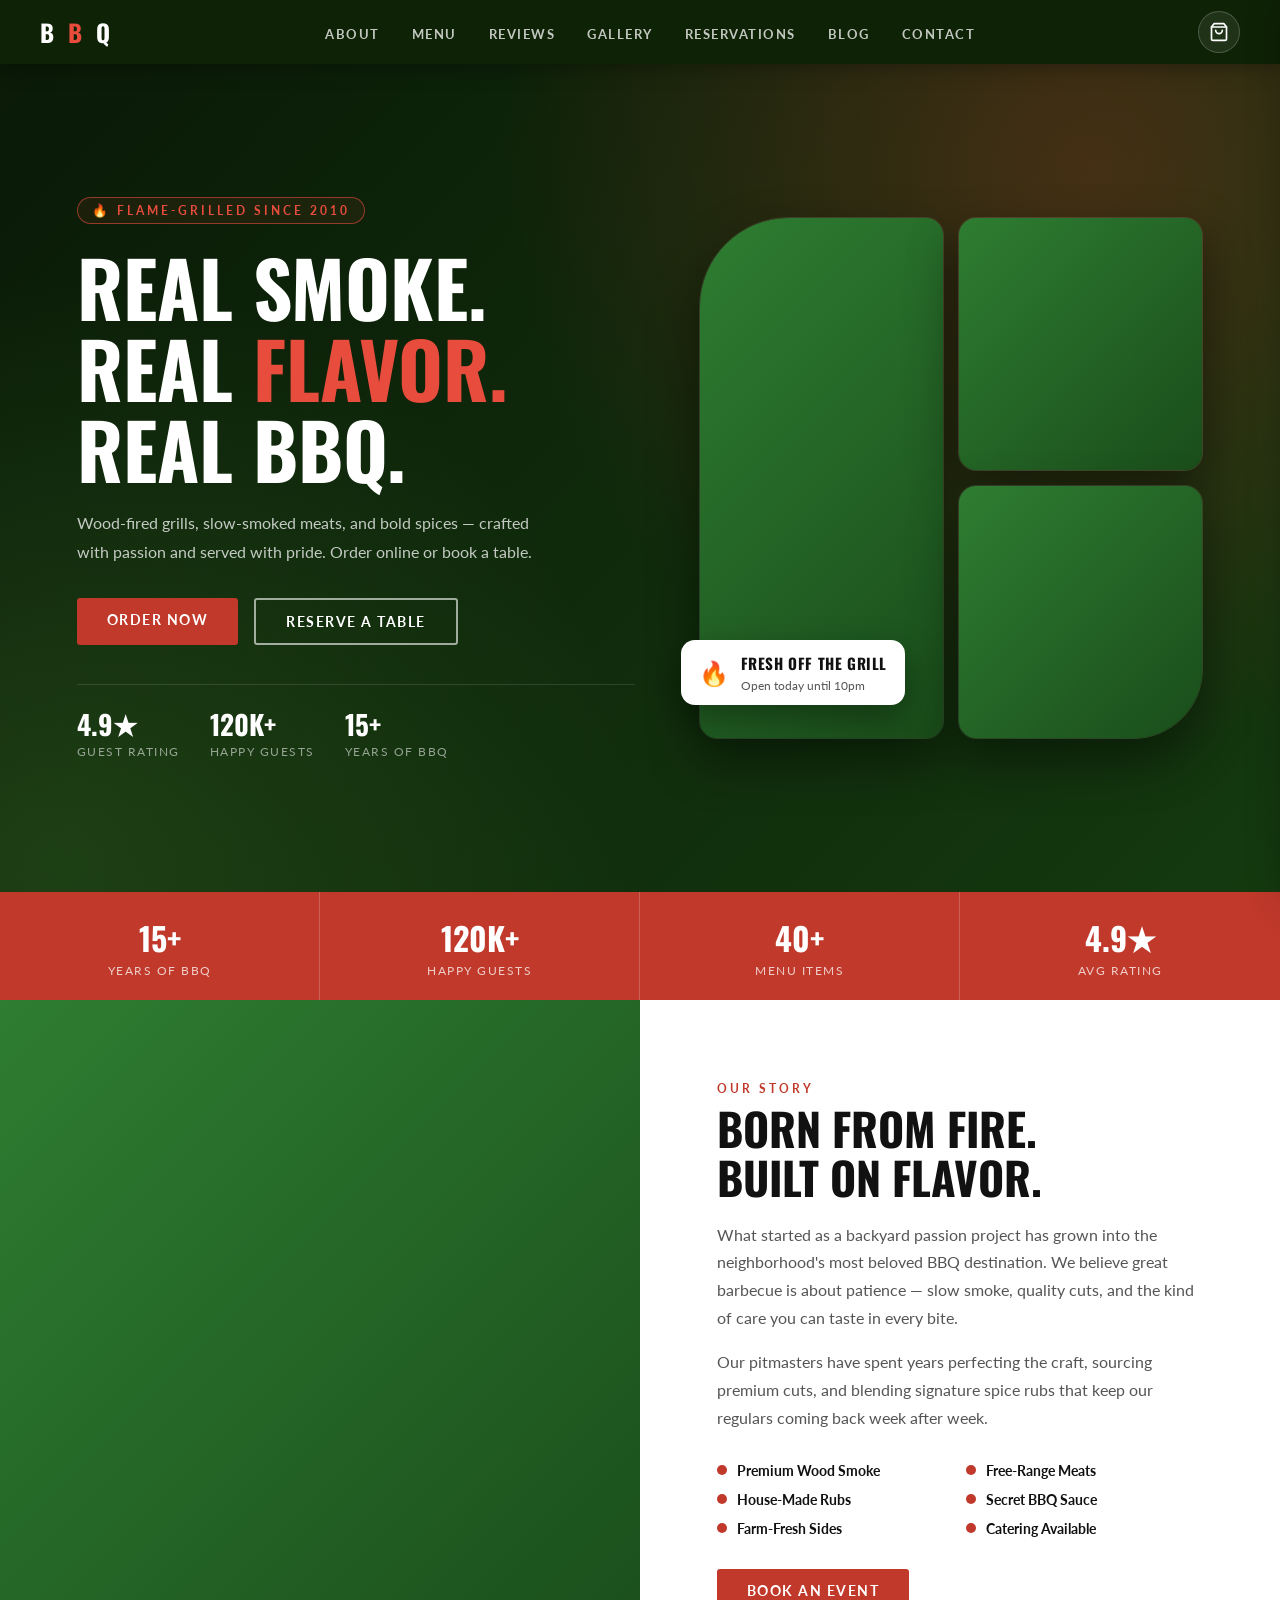
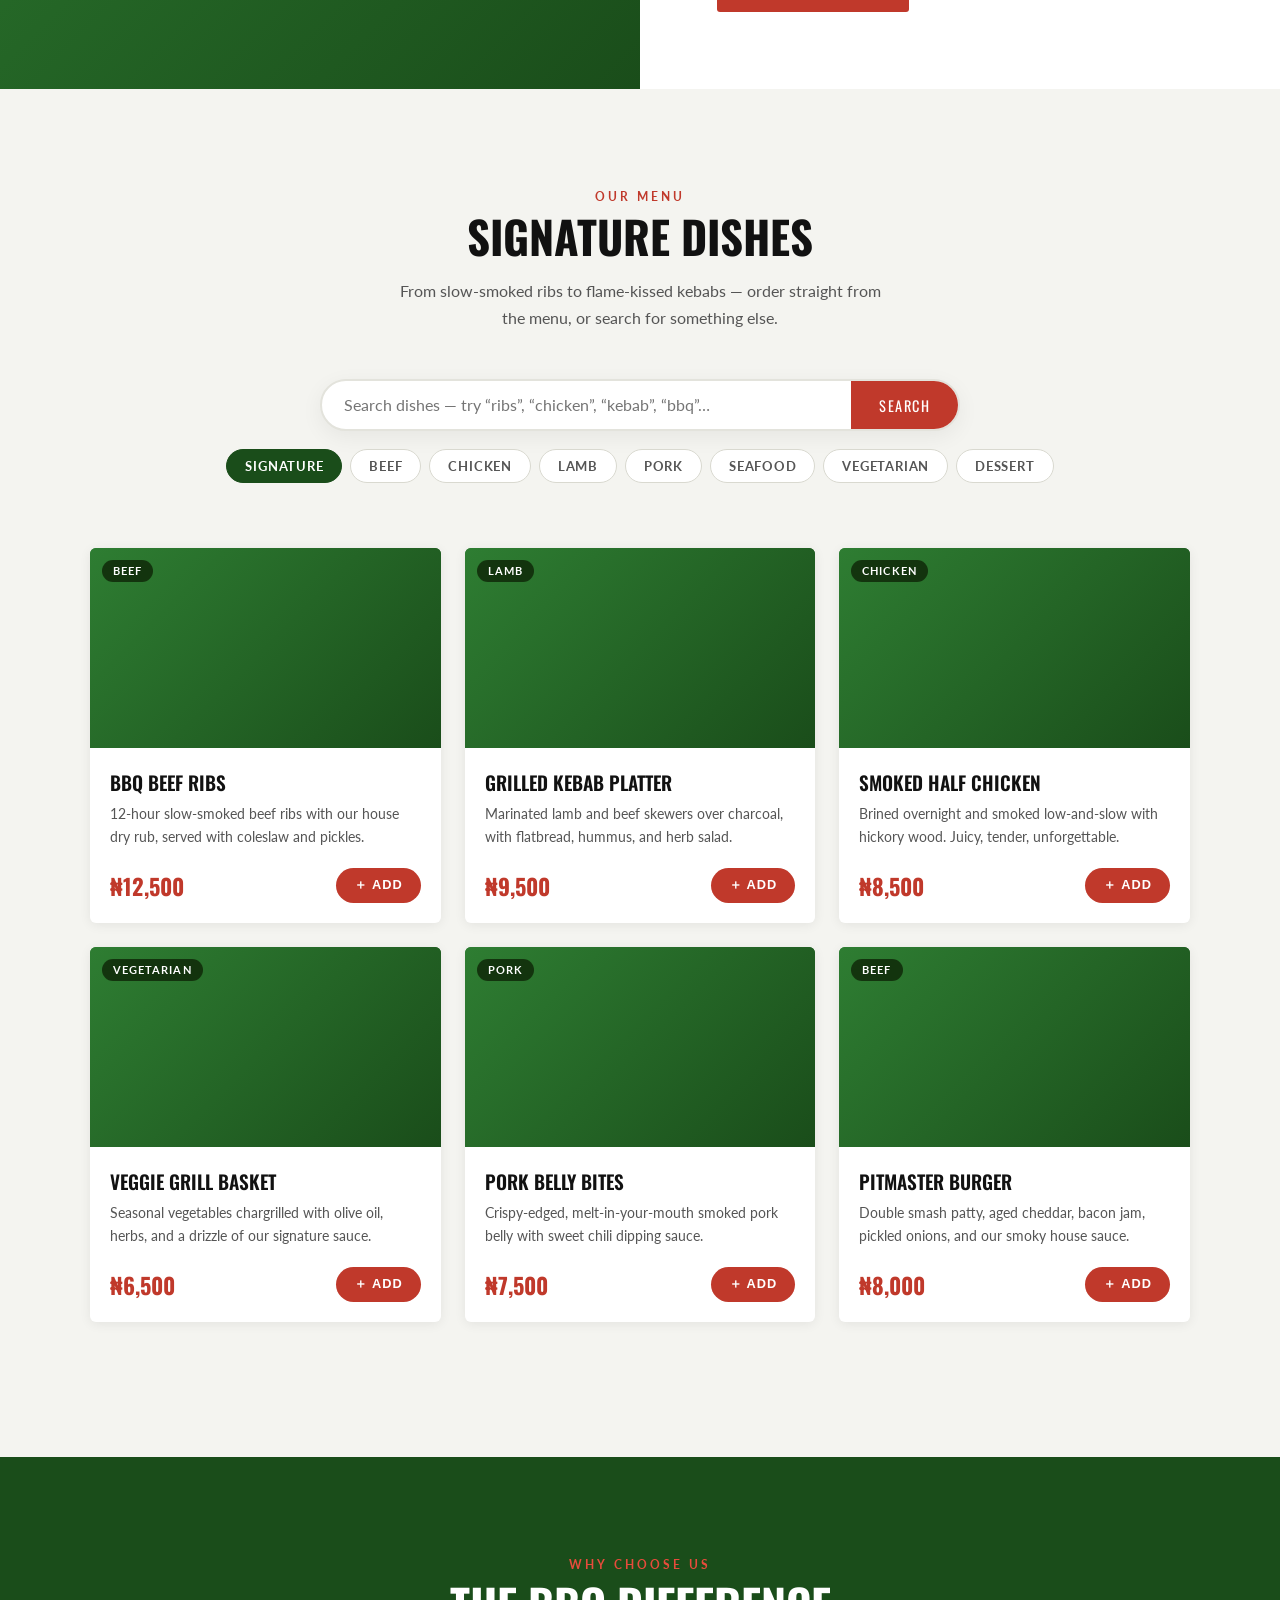
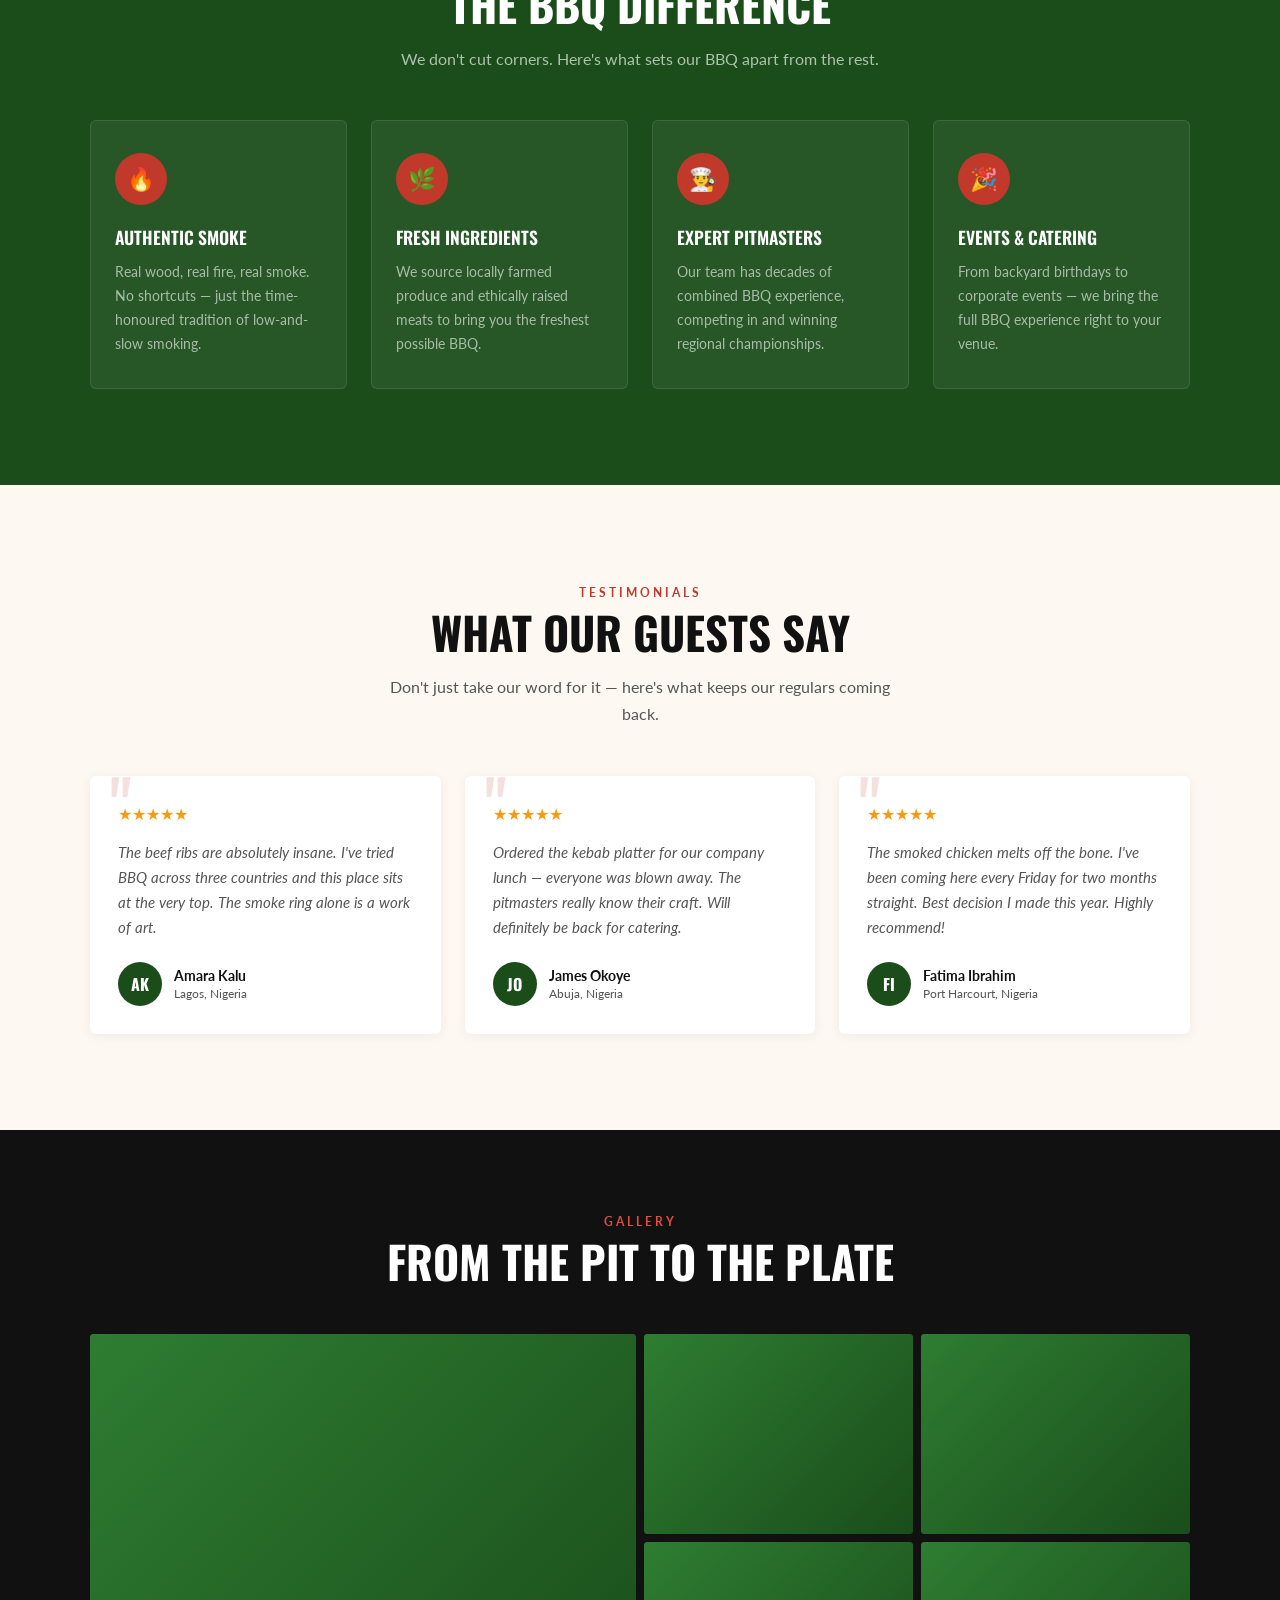
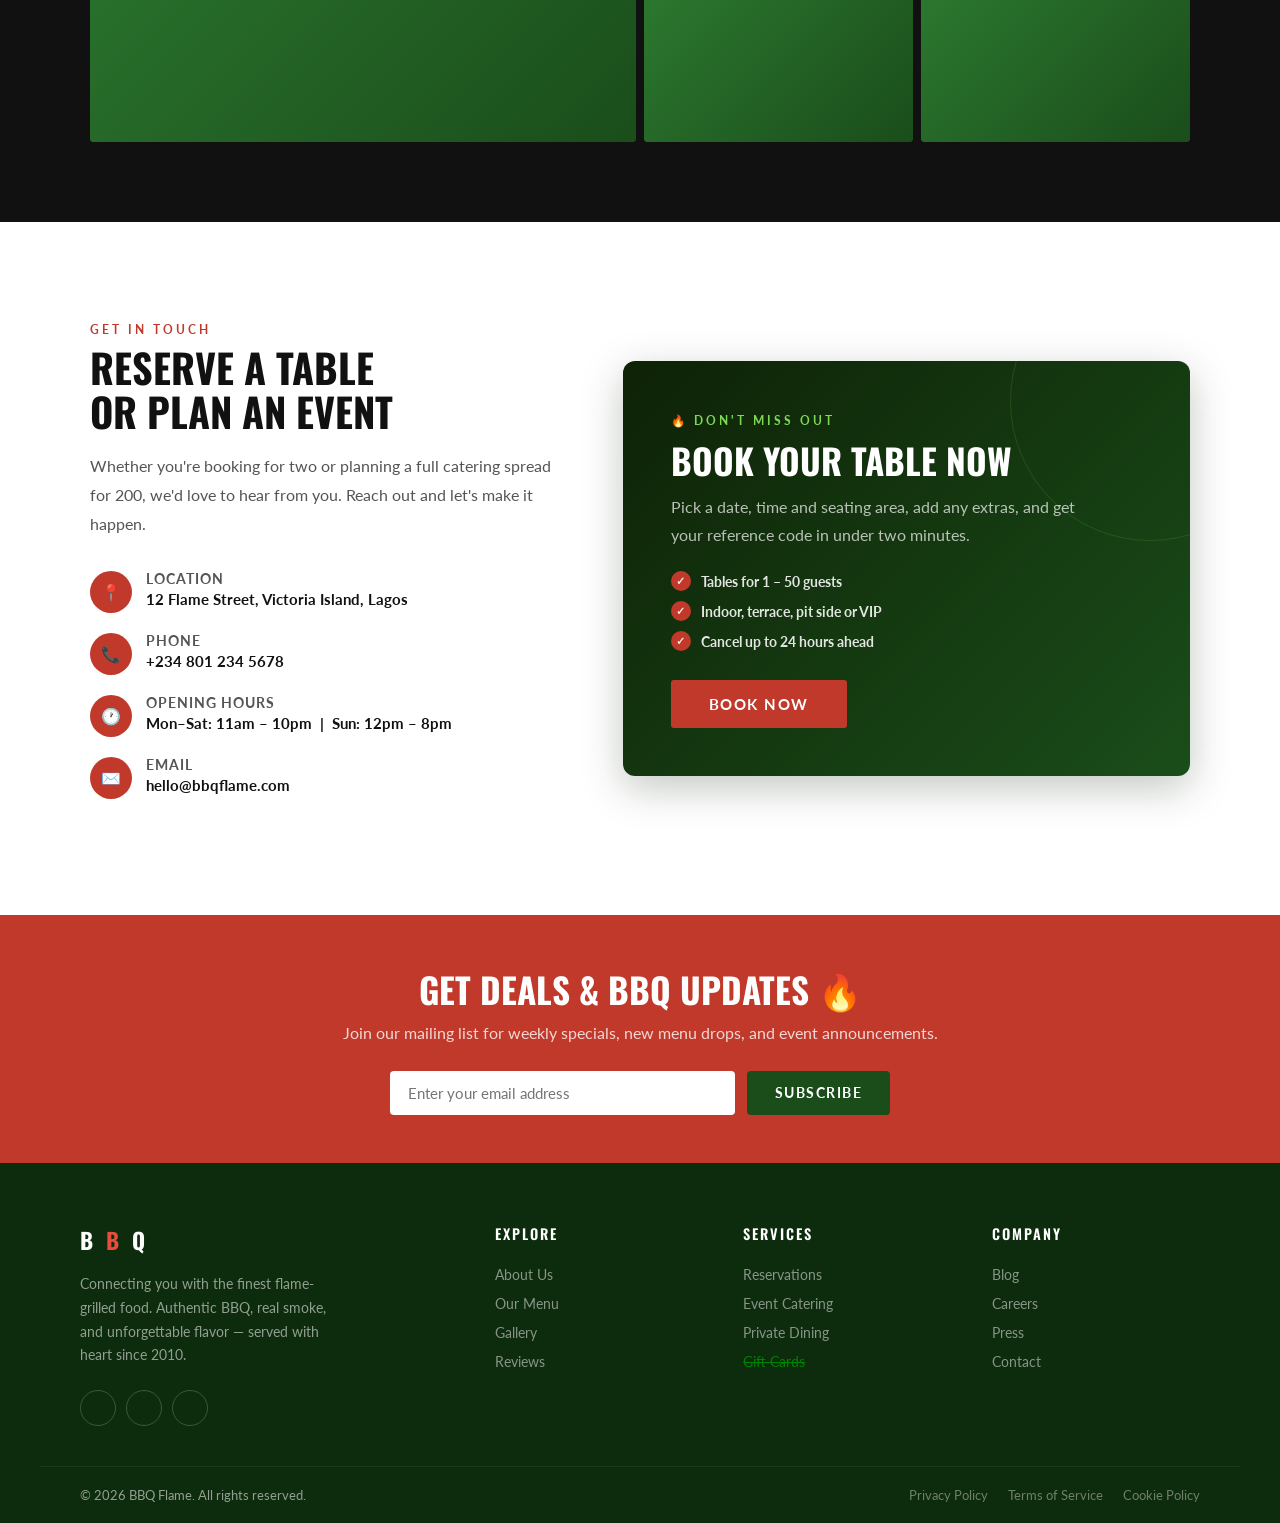
<file: index.html>
<!DOCTYPE html>
<html lang="en">
<head>
    <meta charset="UTF-8">
    <meta name="viewport" content="width=device-width, initial-scale=1.0">
    <title>BBQ — Flame &amp; Flavor</title>
    <meta name="description" content="Wood-fired grills, slow-smoked meats and bold spices. Order online or reserve a table at BBQ Flame, Lagos.">
    <link rel="preconnect" href="https://fonts.googleapis.com">
    <link rel="preconnect" href="https://fonts.gstatic.com" crossorigin>
    <link href="https://fonts.googleapis.com/css2?family=Oswald:wght@400;600;700&family=Lato:wght@300;400;700&display=swap" rel="stylesheet">
    <link rel='stylesheet' href='https://cdn-uicons.flaticon.com/4.0.0/uicons-brands/css/uicons-brands.css'>
    <link rel="stylesheet" href="style.css">
    <noscript><style>.reveal{opacity:1;transform:none}</style></noscript>
</head>
<body>

    <header>
        <a href="#home" class="logo">B<span>B</span>Q</a>

        <button class="hamburger" id="hamburger" aria-label="Toggle menu" aria-expanded="false">
            <span></span><span></span><span></span>
        </button>

        <nav class="nav" id="main-nav">
            <ul>
                <li><a href="#about">About</a></li>
                <li><a href="#menu">Menu</a></li>
                <li><a href="#reviews">Reviews</a></li>
                <li><a href="#gallery">Gallery</a></li>
                <li><a href="reservation.html">Reservations</a></li>
                <li><a href="blog.html">Blog</a></li>
                <li><a href="#contact">Contact</a></li>
            </ul>
        </nav>
        <!-- the cart button is added here by script.js -->
    </header>

    <!-- HERO: photos are fetched from the API -->
    <section class="hero" id="home">
        <div class="hero-inner">
            <span class="hero-tag">🔥 Flame-Grilled Since 2010</span>
            <h1>Real Smoke.<br>Real <em>Flavor.</em><br>Real BBQ.</h1>
            <p>Wood-fired grills, slow-smoked meats, and bold spices — crafted with passion and served with pride. Order online or book a table.</p>
            <div class="hero-btns">
                <a class="btn-primary" href="#menu">Order Now</a>
                <a class="btn-outline" href="reservation.html">Reserve a Table</a>
            </div>
            <div class="hero-trust">
                <div><strong>4.9★</strong><span>Guest rating</span></div>
                <div><strong>120K+</strong><span>Happy guests</span></div>
                <div><strong>15+</strong><span>Years of BBQ</span></div>
            </div>
        </div>
        <div class="hero-collage" aria-hidden="true">
            <div class="collage-item c1"><div class="photo" data-photo="Beef" data-idx="2"></div></div>
            <div class="collage-item c2"><div class="photo" data-photo="Lamb" data-idx="1"></div></div>
            <div class="collage-item c3"><div class="photo" data-photo="Chicken" data-idx="3"></div></div>
            <div class="hero-badge"><b>🔥</b><div><strong>Fresh off the grill</strong><span>Open today until 10pm</span></div></div>
        </div>
    </section>

    <!-- STATS BAR -->
    <div class="stats-bar">
        <div class="stat"><div class="stat-num">15+</div><div class="stat-label">Years of BBQ</div></div>
        <div class="stat"><div class="stat-num">120K+</div><div class="stat-label">Happy Guests</div></div>
        <div class="stat"><div class="stat-num">40+</div><div class="stat-label">Menu Items</div></div>
        <div class="stat"><div class="stat-num">4.9★</div><div class="stat-label">Avg Rating</div></div>
    </div>

    <!-- ABOUT -->
    <section class="about" id="about">
        <div class="about-img reveal"><div class="photo" data-photo="Pork" data-idx="1"></div></div>
        <div class="about-text reveal">
            <span class="section-tag">Our Story</span>
            <h2 class="section-h">Born From Fire.<br>Built on Flavor.</h2>
            <p>What started as a backyard passion project has grown into the neighborhood's most beloved BBQ destination. We believe great barbecue is about patience — slow smoke, quality cuts, and the kind of care you can taste in every bite.</p>
            <p>Our pitmasters have spent years perfecting the craft, sourcing premium cuts, and blending signature spice rubs that keep our regulars coming back week after week.</p>
            <div class="about-features">
                <div class="feature-item">Premium Wood Smoke</div>
                <div class="feature-item">Free-Range Meats</div>
                <div class="feature-item">House-Made Rubs</div>
                <div class="feature-item">Secret BBQ Sauce</div>
                <div class="feature-item">Farm-Fresh Sides</div>
                <div class="feature-item">Catering Available</div>
            </div>
            <div style="margin-top:2rem;">
                <a class="btn-primary" href="reservation.html">Book an Event</a>
            </div>
        </div>
    </section>

    <!-- MENU: searchable, order-able. Cards are built by script.js -->
    <section class="menu-section" id="menu">
        <div class="section-header reveal">
            <span class="section-tag">Our Menu</span>
            <h2 class="section-h">Signature Dishes</h2>
            <p>From slow-smoked ribs to flame-kissed kebabs — order straight from the menu, or search for something else.</p>
        </div>

        <div class="menu-tools reveal">
            <form class="menu-search" id="menuSearchForm" role="search">
                <input type="search" id="menuSearch" placeholder="Search dishes — try “ribs”, “chicken”, “kebab”, “bbq”…" aria-label="Search the menu" autocomplete="off">
                <button type="submit">Search</button>
            </form>
            <div class="menu-chips" id="menuChips">
                <button class="mchip active" data-cat="signature">Signature</button>
                <button class="mchip" data-cat="Beef">Beef</button>
                <button class="mchip" data-cat="Chicken">Chicken</button>
                <button class="mchip" data-cat="Lamb">Lamb</button>
                <button class="mchip" data-cat="Pork">Pork</button>
                <button class="mchip" data-cat="Seafood">Seafood</button>
                <button class="mchip" data-cat="Vegetarian">Vegetarian</button>
                <button class="mchip" data-cat="Dessert">Dessert</button>
            </div>
        </div>

        <p class="menu-status" id="menuStatus" aria-live="polite"></p>
        <div class="menu-grid" id="menuGrid"></div>
        <div class="menu-more"><button id="menuMore" hidden>Load more dishes</button></div>
    </section>

    <!-- WHY US -->
    <section class="why-us">
        <div class="section-header reveal">
            <span class="section-tag">Why Choose Us</span>
            <h2 class="section-h">The BBQ Difference</h2>
            <p>We don't cut corners. Here's what sets our BBQ apart from the rest.</p>
        </div>
        <div class="why-grid">
            <div class="why-card reveal"><div class="why-icon">🔥</div><h3>Authentic Smoke</h3><p>Real wood, real fire, real smoke. No shortcuts — just the time-honoured tradition of low-and-slow smoking.</p></div>
            <div class="why-card reveal"><div class="why-icon">🌿</div><h3>Fresh Ingredients</h3><p>We source locally farmed produce and ethically raised meats to bring you the freshest possible BBQ.</p></div>
            <div class="why-card reveal"><div class="why-icon">👨‍🍳</div><h3>Expert Pitmasters</h3><p>Our team has decades of combined BBQ experience, competing in and winning regional championships.</p></div>
            <div class="why-card reveal"><div class="why-icon">🎉</div><h3>Events &amp; Catering</h3><p>From backyard birthdays to corporate events — we bring the full BBQ experience right to your venue.</p></div>
        </div>
    </section>

    <!-- REVIEWS -->
    <section class="reviews" id="reviews">
        <div class="section-header reveal">
            <span class="section-tag">Testimonials</span>
            <h2 class="section-h">What Our Guests Say</h2>
            <p>Don't just take our word for it — here's what keeps our regulars coming back.</p>
        </div>
        <div class="reviews-grid">
            <div class="review-card reveal">
                <div class="stars">★★★★★</div>
                <p>The beef ribs are absolutely insane. I've tried BBQ across three countries and this place sits at the very top. The smoke ring alone is a work of art.</p>
                <div class="reviewer"><div class="reviewer-avatar">AK</div><div><div class="reviewer-name">Amara Kalu</div><div class="reviewer-location">Lagos, Nigeria</div></div></div>
            </div>
            <div class="review-card reveal">
                <div class="stars">★★★★★</div>
                <p>Ordered the kebab platter for our company lunch — everyone was blown away. The pitmasters really know their craft. Will definitely be back for catering.</p>
                <div class="reviewer"><div class="reviewer-avatar">JO</div><div><div class="reviewer-name">James Okoye</div><div class="reviewer-location">Abuja, Nigeria</div></div></div>
            </div>
            <div class="review-card reveal">
                <div class="stars">★★★★★</div>
                <p>The smoked chicken melts off the bone. I've been coming here every Friday for two months straight. Best decision I made this year. Highly recommend!</p>
                <div class="reviewer"><div class="reviewer-avatar">FI</div><div><div class="reviewer-name">Fatima Ibrahim</div><div class="reviewer-location">Port Harcourt, Nigeria</div></div></div>
            </div>
        </div>
    </section>

    <!-- GALLERY (click a photo to enlarge) -->
    <section class="gallery" id="gallery">
        <div class="section-header reveal">
            <span class="section-tag">Gallery</span>
            <h2 class="section-h">From the Pit to the Plate</h2>
        </div>
        <div class="gallery-grid">
            <div class="gallery-item"><div class="photo" data-photo="Beef" data-idx="8"></div></div>
            <div class="gallery-item"><div class="photo" data-photo="Lamb" data-idx="3"></div></div>
            <div class="gallery-item"><div class="photo" data-photo="Chicken" data-idx="5"></div></div>
            <div class="gallery-item"><div class="photo" data-photo="Pork" data-idx="4"></div></div>
            <div class="gallery-item"><div class="photo" data-photo="Vegetarian" data-idx="6"></div></div>
        </div>
    </section>

    <!-- CONTACT + BOOK NOW -->
    <section class="contact-section" id="contact">
        <div class="contact-wrapper">
            <div class="contact-info reveal">
                <span class="section-tag">Get In Touch</span>
                <h2 class="section-h">Reserve a Table<br>or Plan an Event</h2>
                <p>Whether you're booking for two or planning a full catering spread for 200, we'd love to hear from you. Reach out and let's make it happen.</p>
                <div class="contact-detail"><div class="contact-icon">📍</div><div class="contact-detail-text"><strong>Location</strong><span>12 Flame Street, Victoria Island, Lagos</span></div></div>
                <div class="contact-detail"><div class="contact-icon">📞</div><div class="contact-detail-text"><strong>Phone</strong><span>+234 801 234 5678</span></div></div>
                <div class="contact-detail"><div class="contact-icon">🕐</div><div class="contact-detail-text"><strong>Opening Hours</strong><span>Mon–Sat: 11am – 10pm &nbsp;|&nbsp; Sun: 12pm – 8pm</span></div></div>
                <div class="contact-detail"><div class="contact-icon">✉️</div><div class="contact-detail-text"><strong>Email</strong><span>hello@bbqflame.com</span></div></div>
            </div>

            <div class="book-card reveal">
                <span class="book-card-tag">🔥 Don't miss out</span>
                <h3>Book Your Table Now</h3>
                <p>Pick a date, time and seating area, add any extras, and get your reference code in under two minutes.</p>
                <ul class="book-card-points">
                    <li>Tables for 1 – 50 guests</li>
                    <li>Indoor, terrace, pit side or VIP</li>
                    <li>Cancel up to 24 hours ahead</li>
                </ul>
                <a class="btn-primary" href="reservation.html">Book Now</a>
            </div>
        </div>
    </section>

    <!-- NEWSLETTER -->
    <div class="newsletter">
        <h2>Get Deals &amp; BBQ Updates 🔥</h2>
        <p>Join our mailing list for weekly specials, new menu drops, and event announcements.</p>
        <div class="newsletter-form">
            <input type="email" placeholder="Enter your email address">
            <button type="button">Subscribe</button>
        </div>
    </div>

    <!-- FOOTER -->
    <footer>
        <div class="footer-top">
            <div class="footer-brand">
                <a href="#home" class="logo">B<span>B</span>Q</a>
                <p>Connecting you with the finest flame-grilled food. Authentic BBQ, real smoke, and unforgettable flavor — served with heart since 2010.</p>
                <div class="footer-socials">
                    <a href="#" class="social-btn" aria-label="Twitter"><i class="fi fi-brands-twitter-alt" style="font-style:normal;color:inherit;"></i></a>
                    <a href="#" class="social-btn" aria-label="Instagram"><i class="fi fi-brands-instagram" style="font-style:normal;color:inherit;"></i></a>
                    <a href="#" class="social-btn" aria-label="LinkedIn"><i class="fi fi-brands-linkedin" style="font-style:normal;color:inherit;"></i></a>
                </div>
            </div>
            <div class="footer-col">
                <h4>Explore</h4>
                <ul>
                    <li><a href="#about">About Us</a></li>
                    <li><a href="#menu">Our Menu</a></li>
                    <li><a href="#gallery">Gallery</a></li>
                    <li><a href="#reviews">Reviews</a></li>
                </ul>
            </div>
            <div class="footer-col">
                <h4>Services</h4>
                <ul>
                    <li><a href="reservation.html">Reservations</a></li>
                    <li><a href="reservation.html">Event Catering</a></li>
                    <li><a href="reservation.html">Private Dining</a></li>
                    <li><a href="#"><span class="only">Gift Cards</span></a></li>
                </ul>
            </div>
            <div class="footer-col">
                <h4>Company</h4>
                <ul>
                    <li><a href="blog.html">Blog</a></li>
                    <li><a href="blog.html#panel-careers">Careers</a></li>
                    <li><a href="blog.html#panel-press">Press</a></li>
                    <li><a href="#contact">Contact</a></li>
                </ul>
            </div>
        </div>
        <div class="footer-bottom">
            <p>&copy; 2026 BBQ Flame. All rights reserved.</p>
            <div class="footer-terms">
                <a href="#">Privacy Policy</a>
                <a href="#">Terms of Service</a>
                <a href="#">Cookie Policy</a>
            </div>
        </div>
    </footer>

    <button class="back-to-top" id="backToTop" aria-label="Back to top">↑</button>

    <script src="script.js"></script>
</body>
</html>
</file>
<file: style.css>
/* ============================================================
   BBQ — one clean stylesheet for index / reservation / blog
   (duplicate :root, header, footer and hamburger blocks merged,
   page-specific rules scoped so they stop overriding each other)
   ============================================================ */
:root{
  --green:#1a4d1a; --green-dark:#0e2206; --green-deep:#173404; --green-mid:#2a5c0a; --green-base:#3b7010;
  --green-light:#7ed957; --green-pale:#c0dd97; --green-faint:#eaf3de;
  --red:#c0392b; --red-light:#e74c3c; --cream:#fdf8f2; --dark:#111; --gray:#555; --light-gray:#f4f4f0; --border:#e0d8ce;
}
*,*::before,*::after{margin:0;padding:0;box-sizing:border-box}
html{scroll-behavior:smooth}
body{background:var(--cream);font-family:'Lato',sans-serif;color:var(--dark);min-height:100vh}

/* ── ANIMATIONS ── */
@keyframes fadeUp{from{opacity:0;transform:translateY(24px)}to{opacity:1;transform:translateY(0)}}
@keyframes float{0%,100%{transform:translateY(0)}50%{transform:translateY(-6px)}}
@keyframes pulseRing{0%,100%{transform:scale(1);opacity:.1}50%{transform:scale(1.05);opacity:.2}}
@keyframes riseEmber{0%{opacity:0;transform:translateY(0) scale(1)}20%{opacity:.9}80%{opacity:.3}100%{opacity:0;transform:translateY(-260px) translateX(var(--drift,20px)) scale(.3)}}
@keyframes shimmer{0%{background-position:-400px 0}100%{background-position:400px 0}}
@keyframes checkPop{0%{transform:scale(0) rotate(-20deg)}70%{transform:scale(1.2) rotate(5deg)}100%{transform:scale(1) rotate(0)}}
@keyframes slideIn{from{opacity:0;transform:translateX(30px)}to{opacity:1;transform:translateX(0)}}

/* ── HEADER (shared) ── */
header{position:sticky;top:0;z-index:100;background:var(--green-dark);padding:0 40px;min-height:64px;display:flex;align-items:center;justify-content:space-between;box-shadow:0 2px 20px rgba(0,0,0,.35)}
.logo{text-decoration:none;font-family:'Oswald',sans-serif;font-size:1.5rem;font-weight:700;letter-spacing:6px;color:#fff;display:flex;align-items:center;gap:8px}
.logo span,.logo-dot{color:var(--red-light)}
nav ul,.header-nav{display:flex;gap:4px;list-style:none}
nav a,.header-nav a{text-decoration:none;font-family:'Lato',sans-serif;font-weight:700;font-size:.82rem;letter-spacing:1.5px;text-transform:uppercase;color:rgba(255,255,255,.75);padding:6px 14px;border-radius:4px;transition:color .2s,background .2s}
nav a:hover,.header-nav a:hover{color:#fff;background:var(--red)}
.header-nav a.active{color:var(--green-light)}
.hamburger{display:none;flex-direction:column;gap:5px;cursor:pointer;background:none;border:none;padding:4px;z-index:101}
.hamburger span{display:block;width:25px;height:3px;background:#fff;border-radius:2px;transition:transform .3s,opacity .3s}
.hamburger.open span:nth-child(1){transform:translateY(8px) rotate(45deg)}
.hamburger.open span:nth-child(2){opacity:0}
.hamburger.open span:nth-child(3){transform:translateY(-8px) rotate(-45deg)}


/* ── BUTTONS (index) ── */
.btn-primary,.btn-outline{display:inline-block;text-decoration:none;text-align:center;font-family:'Lato',sans-serif;font-size:.9rem;font-weight:700;letter-spacing:1.5px;text-transform:uppercase;border-radius:3px;cursor:pointer;padding:13px 30px}
.btn-primary{background:var(--red);color:#fff;border:none;transition:background .2s,transform .15s}
.btn-primary:hover{background:var(--red-light);transform:translateY(-2px)}
.btn-outline{background:transparent;color:#fff;border:2px solid rgba(255,255,255,.6);transition:border-color .2s,transform .2s}
.btn-outline:hover{border-color:#fff;transform:translateY(-3px)}

/* ── HERO (index) ── */
.hero{position:relative;overflow:hidden;min-height:92vh;display:grid;grid-template-columns:1.05fr .95fr;gap:clamp(2rem,5vw,4rem);align-items:center;padding:clamp(2.5rem,7vw,5rem) clamp(1.5rem,6vw,5rem);background:radial-gradient(circle at 85% 12%,rgba(192,57,43,.3),transparent 45%),radial-gradient(circle at 4% 96%,rgba(126,217,87,.14),transparent 40%),linear-gradient(135deg,#0a1a07,#14390f)}
.hero-inner{max-width:600px;animation:fadeUp .8s ease both}
.hero .hero-tag{display:inline-block;font-size:.78rem;font-weight:700;letter-spacing:3px;text-transform:uppercase;color:var(--red-light);border:1px solid rgba(231,76,60,.6);padding:5px 14px;border-radius:999px;margin-bottom:1.4rem;background:rgba(231,76,60,.08)}
.hero h1{font-family:'Oswald',sans-serif;font-size:clamp(2.8rem,6.5vw,4.8rem);font-weight:700;color:#fff;line-height:1.05;text-transform:uppercase}
.hero h1 em{color:var(--red-light);font-style:normal}
.hero p{color:rgba(255,255,255,.75);margin-top:1.3rem;line-height:1.75;font-size:1.02rem;max-width:480px}
.hero-btns{margin-top:2rem;display:flex;flex-wrap:wrap;gap:1rem}
.hero-trust{display:flex;gap:30px;flex-wrap:wrap;margin-top:2.4rem;padding-top:1.6rem;border-top:1px solid rgba(255,255,255,.12)}
.hero-trust strong{display:block;font-family:'Oswald',sans-serif;font-size:1.7rem;color:#fff;line-height:1.1}
.hero-trust span{font-size:.72rem;letter-spacing:1.5px;text-transform:uppercase;color:rgba(255,255,255,.55)}
.hero-collage{position:relative;display:grid;grid-template-columns:1fr 1fr;grid-template-rows:1fr 1fr;gap:14px;height:clamp(380px,58vh,560px);animation:fadeUp .9s .15s ease both}
.collage-item{position:relative;border-radius:18px;overflow:hidden;box-shadow:0 22px 50px rgba(0,0,0,.45);border:1px solid rgba(255,255,255,.1)}
.collage-item.c1{grid-row:span 2;border-top-left-radius:90px}
.collage-item.c3{border-bottom-right-radius:70px}
.hero-badge{position:absolute;left:-18px;bottom:34px;z-index:2;background:#fff;color:var(--dark);border-radius:14px;padding:12px 18px;box-shadow:0 14px 34px rgba(0,0,0,.35);display:flex;align-items:center;gap:12px;animation:float 4s ease-in-out infinite}
.hero-badge b{font-size:1.5rem}
.hero-badge strong{display:block;font-family:'Oswald',sans-serif;font-size:.95rem;text-transform:uppercase;letter-spacing:.04em}
.hero-badge span{font-size:.75rem;color:var(--gray)}

/* ── STATS BAR ── */
.stats-bar{background:var(--red);display:flex;justify-content:center;flex-wrap:wrap}
.stat{flex:1 1 160px;padding:22px 16px;text-align:center;border-right:1px solid rgba(255,255,255,.2)}
.stat:last-child{border-right:none}
.stat-num{font-family:'Oswald',sans-serif;font-size:2rem;font-weight:700;color:#fff}
.stat-label{font-size:.78rem;letter-spacing:1.5px;text-transform:uppercase;color:rgba(255,255,255,.75);margin-top:2px}

/* ── ABOUT ── */
.about{display:flex;flex-wrap:wrap;align-items:center;background:#fff}
.about-img{flex:1 1 360px;min-height:480px;align-self:stretch;overflow:hidden;background:linear-gradient(135deg,#2e7d32,#1a4d1a)}
.about-text{flex:1 1 360px;padding:clamp(2rem,6vw,5rem)}
.section-tag{font-size:.75rem;font-weight:700;letter-spacing:3px;text-transform:uppercase;color:var(--red)}
.section-h{font-family:'Oswald',sans-serif;font-size:clamp(1.8rem,4vw,2.8rem);font-weight:700;text-transform:uppercase;margin:.5rem 0 1.2rem;line-height:1.1}
.about-text p{color:var(--gray);line-height:1.8;margin-bottom:1rem;font-size:.97rem}
.about-features{margin-top:1.8rem;display:grid;grid-template-columns:1fr 1fr;gap:12px}
.feature-item{display:flex;align-items:center;gap:10px;font-size:.9rem;font-weight:700}
.feature-item::before{content:'';width:10px;height:10px;background:var(--red);border-radius:50%;flex-shrink:0}

/* ── MENU ── */
.menu-section{background:var(--light-gray);padding:clamp(3rem,8vw,6rem) clamp(1.5rem,5vw,4rem)}
.section-header{text-align:center;margin-bottom:3rem}
.section-header .section-h{margin:.5rem auto 1rem}
.section-header p{color:var(--gray);max-width:500px;margin:0 auto;line-height:1.7}
.menu-grid{max-width:1100px;margin:0 auto;display:grid;grid-template-columns:repeat(auto-fit,minmax(280px,1fr));gap:24px}
.menu-card{background:#fff;border-radius:6px;overflow:hidden;box-shadow:0 2px 12px rgba(0,0,0,.07);transition:transform .25s,box-shadow .25s}
.menu-card:hover{transform:translateY(-6px);box-shadow:0 10px 30px rgba(0,0,0,.12)}
.menu-card-img-placeholder{width:100%;height:200px;background:linear-gradient(135deg,#2e7d32,#1a4d1a);overflow:hidden}
.menu-card-body{padding:20px}
.menu-card-body h3{font-family:'Oswald',sans-serif;font-size:1.2rem;font-weight:600;text-transform:uppercase;margin-bottom:6px;color:var(--dark)}
.menu-card-body p{font-size:.88rem;color:var(--gray);line-height:1.6}
.menu-card-footer{padding:0 20px 20px;display:flex;align-items:center;justify-content:space-between}
.price{font-family:'Oswald',sans-serif;font-size:1.4rem;font-weight:700;color:var(--red)}
.order-btn{background:var(--red);color:#fff;border:none;padding:8px 18px;font-size:.8rem;font-weight:700;letter-spacing:1px;text-transform:uppercase;border-radius:3px;cursor:pointer;transition:background .2s}
.order-btn:hover{background:var(--red-light)}

/* ── WHY US ── */
.why-us{background:var(--green);padding:clamp(3rem,8vw,6rem) clamp(1.5rem,5vw,4rem)}
.why-us .section-tag{color:var(--red-light)}
.why-us .section-h{color:#fff}
.why-us .section-header p{color:rgba(255,255,255,.65)}
.why-grid{max-width:1100px;margin:0 auto;display:grid;grid-template-columns:repeat(auto-fit,minmax(220px,1fr));gap:24px}
.why-card{background:rgba(255,255,255,.06);border:1px solid rgba(255,255,255,.1);border-radius:6px;padding:32px 24px;transition:background .25s}
.why-card:hover{background:rgba(255,255,255,.1)}
.why-icon{width:52px;height:52px;background:var(--red);border-radius:50%;display:flex;align-items:center;justify-content:center;font-size:1.4rem;margin-bottom:1.2rem}
.why-card h3{font-family:'Oswald',sans-serif;font-size:1.1rem;font-weight:600;text-transform:uppercase;color:#fff;margin-bottom:10px}
.why-card p{font-size:.88rem;color:rgba(255,255,255,.6);line-height:1.7}

/* ── REVIEWS ── */
.reviews{background:var(--cream);padding:clamp(3rem,8vw,6rem) clamp(1.5rem,5vw,4rem)}
.reviews-grid{max-width:1100px;margin:0 auto;display:grid;grid-template-columns:repeat(auto-fit,minmax(280px,1fr));gap:24px}
.review-card{background:#fff;border-radius:6px;padding:28px;box-shadow:0 2px 12px rgba(0,0,0,.06);position:relative}
.review-card::before{content:'"';font-family:'Oswald',sans-serif;font-size:5rem;color:var(--red);opacity:.15;position:absolute;top:-10px;left:20px;line-height:1}
.stars{color:#f39c12;font-size:1rem;margin-bottom:1rem}
.review-card p{font-size:.92rem;color:var(--gray);line-height:1.7;font-style:italic;margin-bottom:1.4rem}
.reviewer{display:flex;align-items:center;gap:12px}
.reviewer-avatar{width:44px;height:44px;border-radius:50%;background:var(--green);display:flex;align-items:center;justify-content:center;font-family:'Oswald',sans-serif;font-weight:700;color:#fff;flex-shrink:0}
.reviewer-name{font-weight:700;font-size:.9rem}
.reviewer-location{font-size:.78rem;color:var(--gray);margin-top:2px}

/* ── GALLERY ── */
.gallery{background:var(--dark);padding:clamp(3rem,8vw,5rem) clamp(1.5rem,5vw,4rem)}
.gallery .section-tag{color:var(--red-light)}
.gallery .section-h{color:#fff}
.gallery-grid{max-width:1100px;margin:0 auto;display:grid;grid-template-columns:repeat(4,1fr);grid-template-rows:200px 200px;gap:8px}
.gallery-item{overflow:hidden;border-radius:4px;background:linear-gradient(135deg,#2e7d32,#1a4d1a);cursor:pointer;transition:opacity .2s}
.gallery-item:hover{opacity:.85}
.gallery-item:nth-child(1){grid-column:span 2;grid-row:span 2}

/* ── CONTACT + BOOK NOW CARD ── */
.contact-section{background:#fff;padding:clamp(3rem,8vw,6rem) clamp(1.5rem,5vw,4rem)}
.contact-wrapper{max-width:1100px;margin:0 auto;display:grid;grid-template-columns:1fr 1.2fr;gap:60px;align-items:center}
.contact-info h2{font-family:'Oswald',sans-serif;font-size:clamp(1.8rem,4vw,2.5rem);font-weight:700;text-transform:uppercase;line-height:1.1;margin:.5rem 0 1.2rem}
.contact-info p{color:var(--gray);line-height:1.8;margin-bottom:2rem}
.contact-detail{display:flex;align-items:flex-start;gap:14px;margin-bottom:20px}
.contact-icon{width:42px;height:42px;background:var(--red);border-radius:50%;display:flex;align-items:center;justify-content:center;font-size:1rem;flex-shrink:0}
.contact-detail-text strong{display:block;font-size:.85rem;letter-spacing:1px;text-transform:uppercase;color:var(--gray);margin-bottom:2px}
.contact-detail-text span{font-size:.95rem;font-weight:700}
.book-card{background:linear-gradient(135deg,var(--green-dark),var(--green));color:#fff;border-radius:12px;padding:clamp(2rem,5vw,3rem);box-shadow:0 12px 40px rgba(14,34,6,.25);position:relative;overflow:hidden}
.book-card::after{content:'';position:absolute;width:280px;height:280px;border-radius:50%;border:1px solid rgba(126,217,87,.15);right:-100px;top:-100px;pointer-events:none}
.book-card-tag{display:inline-block;font-size:.72rem;font-weight:700;letter-spacing:3px;text-transform:uppercase;color:var(--green-light);margin-bottom:12px}
.book-card h3{font-family:'Oswald',sans-serif;font-size:clamp(1.6rem,3.5vw,2.2rem);font-weight:700;text-transform:uppercase;line-height:1.15;margin-bottom:12px}
.book-card>p{color:rgba(255,255,255,.7);line-height:1.75;margin-bottom:1.4rem;max-width:420px}
.book-card-points{list-style:none;display:flex;flex-direction:column;gap:10px;margin-bottom:1.8rem}
.book-card-points li{display:flex;align-items:center;gap:10px;font-size:.9rem;font-weight:700;color:rgba(255,255,255,.88)}
.book-card-points li::before{content:'✓';display:flex;align-items:center;justify-content:center;width:20px;height:20px;border-radius:50%;background:var(--red);font-size:.7rem;flex-shrink:0}
.book-card .btn-primary{padding:15px 38px;font-size:.95rem}

/* ── NEWSLETTER (index: red banner) ── */
.newsletter{background:var(--red);padding:48px 40px;text-align:center}
.newsletter h2{font-family:'Oswald',sans-serif;font-size:clamp(1.5rem,4vw,2.2rem);font-weight:700;text-transform:uppercase;color:#fff;margin-bottom:8px}
.newsletter p{color:rgba(255,255,255,.8);margin-bottom:1.8rem}
.newsletter-form{display:flex;justify-content:center;flex-wrap:wrap;gap:12px;max-width:500px;margin:0 auto}
.newsletter-form input{flex:1 1 240px;padding:13px 18px;border:none;border-radius:4px;font-family:'Lato',sans-serif;font-size:.92rem;outline:none}
.newsletter-form button{background:var(--green);color:#fff;border:none;padding:13px 28px;font-family:'Lato',sans-serif;font-size:.85rem;font-weight:700;letter-spacing:1.5px;text-transform:uppercase;border-radius:4px;cursor:pointer;transition:background .2s}
.newsletter-form button:hover{background:var(--green-base)}

/* ── FOOTER (shared) ── */
footer{background:#0d2b0d;color:rgba(255,255,255,.55)}
.footer-top{max-width:1200px;margin:0 auto;padding:60px 40px 40px;display:grid;grid-template-columns:1.8fr 1fr 1fr 1fr;gap:40px;border-bottom:1px solid rgba(255,255,255,.07)}
.footer-brand .logo{font-size:1.4rem;letter-spacing:5px;display:inline-flex;margin-bottom:1rem}
.footer-brand p{font-size:.88rem;line-height:1.7;max-width:260px;margin-bottom:1.4rem}
.footer-socials{display:flex;gap:10px}
.social-btn{width:36px;height:36px;border-radius:50%;border:1px solid rgba(255,255,255,.2);display:flex;align-items:center;justify-content:center;font-size:1rem;color:rgba(255,255,255,.55);cursor:pointer;text-decoration:none;transition:background .2s,color .2s,border-color .2s}
.social-btn:hover{background:var(--red);border-color:var(--red);color:#fff}
.footer-col h4{font-family:'Oswald',sans-serif;font-size:.9rem;font-weight:600;text-transform:uppercase;letter-spacing:2px;color:#fff;margin-bottom:20px}
.footer-col ul{list-style:none;display:flex;flex-direction:column;gap:10px}
.footer-col ul a{color:rgba(255,255,255,.5);text-decoration:none;font-size:.88rem;transition:color .2s}
.footer-col ul a:hover{color:var(--red-light)}
.footer-bottom{max-width:1200px;margin:0 auto;padding:20px 40px;display:flex;justify-content:space-between;align-items:center;flex-wrap:wrap;gap:12px;font-size:.8rem}
.footer-terms{display:flex;gap:20px;flex-wrap:wrap}
.footer-terms a{color:rgba(255,255,255,.4);text-decoration:none;transition:color .2s}
.footer-terms a:hover{color:var(--red-light)}
.only{text-decoration:line-through;color:green}

/* ── BACK TO TOP ── */
.back-to-top{position:fixed;bottom:24px;right:24px;width:44px;height:44px;background:var(--red);color:#fff;border:none;border-radius:50%;font-size:1.2rem;cursor:pointer;display:flex;align-items:center;justify-content:center;box-shadow:0 4px 14px rgba(0,0,0,.25);opacity:0;pointer-events:none;transition:opacity .3s,transform .2s;z-index:99}
.back-to-top.visible{opacity:1;pointer-events:auto}
.back-to-top:hover{transform:translateY(-3px)}

/* ══════════ RESERVATION + BLOG shared hero ══════════ */
.res-hero,.page-hero{background:linear-gradient(to bottom,rgba(10,25,4,.72) 0%,rgba(10,25,4,.96) 100%),linear-gradient(135deg,var(--green-dark) 0%,#1c400a 100%);padding:clamp(3rem,8vw,5rem) clamp(1.5rem,5vw,4rem);text-align:center;position:relative;overflow:hidden}
.ring{position:absolute;border-radius:50%;border:1px solid rgba(126,217,87,.08);pointer-events:none;animation:pulseRing 7s ease-in-out infinite}
.ring-1{width:400px;height:400px;top:-180px;left:-180px}
.ring-2{width:600px;height:600px;top:-280px;left:-280px;animation-delay:2s}
.ring-3{width:400px;height:400px;bottom:-180px;right:-180px;animation-delay:1s}
.ring-4{width:560px;height:560px;bottom:-260px;right:-260px;animation-delay:3s}
.embers{position:absolute;inset:0;pointer-events:none;overflow:hidden}
.ember{position:absolute;bottom:0;border-radius:50%;opacity:0;animation:riseEmber var(--dur,5s) var(--delay,0s) ease-in infinite}
.res-hero .hero-tag,.page-hero .hero-tag{display:inline-flex;align-items:center;gap:7px;background:rgba(126,217,87,.12);border:1px solid rgba(126,217,87,.25);color:var(--green-pale);font-size:.75rem;font-weight:700;letter-spacing:.12em;text-transform:uppercase;padding:6px 16px;border-radius:999px;margin-bottom:1.4rem;animation:float 3.5s ease-in-out infinite,fadeUp .6s .1s ease both}
.res-hero .hero-tag i,.page-hero .hero-tag i{font-size:.95rem;color:var(--green-light)}
.res-hero h1,.page-hero h1{font-family:'Oswald',sans-serif;font-size:clamp(2.4rem,6vw,4rem);font-weight:700;text-transform:uppercase;color:#fff;line-height:1.1;margin-bottom:.9rem;animation:fadeUp .6s .2s ease both}
.res-hero h1 em,.page-hero h1 em{color:var(--red-light);font-style:normal}
.res-hero p,.page-hero p{color:rgba(255,255,255,.6);font-size:.98rem;line-height:1.8;max-width:560px;margin:0 auto 2.2rem;animation:fadeUp .6s .3s ease both}
.hero-pills{display:flex;flex-wrap:wrap;justify-content:center;gap:12px;animation:fadeUp .6s .4s ease both}
.hero-pill{display:flex;align-items:center;gap:7px;background:rgba(255,255,255,.07);border:1px solid rgba(255,255,255,.12);color:rgba(255,255,255,.75);font-size:.8rem;font-weight:700;padding:8px 16px;border-radius:999px}
.hero-pill i{color:var(--green-light);font-size:.95rem}

/* ══════════ RESERVATION ══════════ */
.stepper-wrap{background:#fff;border-bottom:1px solid #ede5da;padding:0 40px;position:sticky;top:64px;z-index:90}
.stepper{max-width:800px;margin:0 auto;display:flex;align-items:center;padding:20px 0}
.step{display:flex;align-items:center;gap:10px;flex:1;position:relative}
.step:not(:last-child)::after{content:'';position:absolute;left:30px;right:10px;top:50%;transform:translateY(-50%);height:2px;background:#e8ddd2;z-index:0}
.step.done:not(:last-child)::after{background:var(--green-mid)}
.step-num{width:36px;height:36px;border-radius:50%;display:flex;align-items:center;justify-content:center;font-family:'Oswald',sans-serif;font-size:.9rem;font-weight:700;border:2px solid #ddd;color:#bbb;background:#fff;flex-shrink:0;position:relative;z-index:1;transition:all .3s}
.step.active .step-num{border-color:var(--green-mid);color:var(--green-mid);background:var(--green-faint)}
.step.done .step-num{border-color:var(--green-mid);color:#fff;background:var(--green-mid)}
.step-label{font-size:.78rem;font-weight:700;letter-spacing:.06em;text-transform:uppercase;color:#bbb;transition:color .3s;display:none}
.step.active .step-label,.step.done .step-label{color:var(--green-mid)}
@media(min-width:600px){.step-label{display:block}}
.res-body{max-width:1100px;margin:0 auto;display:grid;grid-template-columns:1fr 340px;gap:36px;padding:48px 24px 80px;align-items:start}
.form-panel{display:none;animation:slideIn .35s ease both}
.form-panel.active{display:block}
.panel-card{background:#fff;border-radius:12px;border:1px solid #ede5da;box-shadow:0 2px 20px rgba(0,0,0,.05);overflow:hidden;margin-bottom:20px}
.panel-head{display:flex;align-items:center;gap:14px;padding:22px 28px;border-bottom:1px solid #ede5da;background:linear-gradient(to right,#fdfaf6,#fff)}
.panel-icon{width:44px;height:44px;border-radius:10px;background:var(--red);color:#fff;display:flex;align-items:center;justify-content:center;font-size:1.2rem;flex-shrink:0}
.panel-head h2{font-family:'Oswald',sans-serif;font-size:1.15rem;font-weight:700;text-transform:uppercase;letter-spacing:.05em}
.panel-head p{font-size:.83rem;color:var(--gray);margin-top:2px}
.panel-body{padding:28px}
.field-group{margin-bottom:18px}
.field-row{display:grid;grid-template-columns:1fr 1fr;gap:16px;margin-bottom:18px}
.field-group label{display:block;font-size:.72rem;font-weight:700;letter-spacing:.08em;text-transform:uppercase;color:#666;margin-bottom:7px}
.input-wrap{position:relative}
.input-wrap input,.input-wrap select,.input-wrap textarea{width:100%;padding:12px 42px 12px 14px;font-family:'Lato',sans-serif;font-size:.93rem;background:#fdfaf6;border:1.5px solid var(--border);border-radius:8px;color:var(--dark);outline:none;transition:border-color .2s,box-shadow .2s,background .2s;appearance:none}
.input-wrap select{cursor:pointer}
.input-wrap textarea{padding:12px 14px;resize:vertical;min-height:100px}
.input-wrap input::placeholder,.input-wrap textarea::placeholder{color:#c5bdb5}
.input-wrap input:hover,.input-wrap select:hover,.input-wrap textarea:hover{border-color:#b8cfaa}
.input-wrap input:focus,.input-wrap select:focus,.input-wrap textarea:focus{border-color:var(--green-base);box-shadow:0 0 0 3px rgba(59,112,16,.1);background:#fff}
.input-wrap input.has-error,.input-wrap select.has-error{border-color:var(--red)}
.input-icon{position:absolute;right:13px;top:50%;transform:translateY(-50%);font-size:1rem;color:#c0bdb8;pointer-events:none}
.input-wrap input:focus~.input-icon,.input-wrap select:focus~.input-icon{color:var(--green-base)}
.sel-arrow{font-size:.8rem}
.field-hint{font-size:.75rem;color:#aaa;margin-top:5px}
.field-error{font-size:.75rem;color:var(--red);margin-top:5px;display:none}
.field-error.show{display:block}
.time-grid{display:grid;grid-template-columns:repeat(4,1fr);gap:8px;margin-top:4px}
.time-slot{padding:10px 6px;text-align:center;border:1.5px solid var(--border);border-radius:8px;font-size:.82rem;font-weight:700;cursor:pointer;background:#fdfaf6;color:var(--gray);transition:all .18s;user-select:none}
.time-slot:hover:not(.unavailable){border-color:var(--green-base);color:var(--green-base);background:var(--green-faint)}
.time-slot.selected{background:var(--green-mid);border-color:var(--green-mid);color:#fff}
.time-slot.unavailable{opacity:.38;cursor:not-allowed;text-decoration:line-through}
.time-slot .slot-avail{display:block;font-size:.65rem;font-weight:400;letter-spacing:.03em;margin-top:2px;opacity:.75}
.occasion-chips{display:flex;flex-wrap:wrap;gap:8px}
.chip{display:flex;align-items:center;gap:6px;padding:9px 16px;border:1.5px solid var(--border);border-radius:999px;font-size:.82rem;font-weight:700;cursor:pointer;background:#fdfaf6;color:var(--gray);transition:all .18s;user-select:none}
.chip i{font-size:.95rem}
.chip:hover:not(.sel-chip){border-color:var(--green-base);color:var(--green-base)}
.chip.sel-chip{background:var(--green-mid);border-color:var(--green-mid);color:#fff}
.addons-grid{display:grid;grid-template-columns:1fr 1fr;gap:10px}
.addon-card{display:flex;align-items:center;gap:12px;padding:14px;border:1.5px solid var(--border);border-radius:10px;cursor:pointer;transition:border-color .18s,background .18s;background:#fdfaf6}
.addon-card:hover{border-color:var(--green-base);background:var(--green-faint)}
.addon-card.sel-addon{border-color:var(--green-mid);background:var(--green-faint)}
.addon-check{width:20px;height:20px;border-radius:5px;border:2px solid #ddd;flex-shrink:0;display:flex;align-items:center;justify-content:center;font-size:.8rem;color:#fff;transition:background .18s,border-color .18s}
.addon-card.sel-addon .addon-check{background:var(--green-mid);border-color:var(--green-mid)}
.addon-info strong{display:block;font-size:.85rem;font-weight:700}
.addon-info span{font-size:.75rem;color:var(--gray)}
.addon-price{margin-left:auto;font-family:'Oswald',sans-serif;font-size:.95rem;font-weight:700;color:var(--red);flex-shrink:0}
.counter{display:flex;align-items:center;border:1.5px solid var(--border);border-radius:8px;overflow:hidden;width:fit-content}
.counter-btn{width:42px;height:44px;background:#fdfaf6;border:none;font-size:1.2rem;cursor:pointer;color:var(--gray);display:flex;align-items:center;justify-content:center;transition:background .18s,color .18s}
.counter-btn:hover{background:var(--green-faint);color:var(--green-mid)}
.counter-val{padding:0 20px;font-family:'Oswald',sans-serif;font-size:1.1rem;font-weight:700;border-left:1px solid var(--border);border-right:1px solid var(--border);line-height:44px;min-width:60px;text-align:center;background:#fff}
.form-nav{display:flex;justify-content:space-between;align-items:center;margin-top:28px}
.btn-back{display:flex;align-items:center;gap:6px;background:transparent;border:1.5px solid var(--border);color:var(--gray);padding:12px 22px;font-family:'Lato',sans-serif;font-size:.88rem;font-weight:700;letter-spacing:.05em;text-transform:uppercase;border-radius:8px;cursor:pointer;transition:border-color .18s,color .18s}
.btn-back:hover{border-color:var(--gray);color:var(--dark)}
.btn-next{display:flex;align-items:center;gap:8px;background:var(--green-mid);color:#fff;border:none;padding:13px 30px;font-family:'Oswald',sans-serif;font-size:1rem;font-weight:600;letter-spacing:.1em;text-transform:uppercase;border-radius:8px;cursor:pointer;transition:background .18s,transform .12s,box-shadow .18s;position:relative;overflow:hidden}
.btn-next::after{content:'';position:absolute;inset:0;background:linear-gradient(90deg,transparent,rgba(255,255,255,.15),transparent);background-size:400px 100%;opacity:0;transition:opacity .3s}
.btn-next:hover{background:var(--green-dark);box-shadow:0 6px 20px rgba(42,92,10,.3)}
.btn-next:hover::after{opacity:1;animation:shimmer 1.1s linear infinite}
.btn-next:active{transform:scale(.985)}
.btn-confirm{background:var(--red)}
.btn-confirm:hover{background:var(--red-light);box-shadow:0 6px 20px rgba(192,57,43,.3)}
.sidebar{display:flex;flex-direction:column;gap:16px}
.summary-card{background:#fff;border:1px solid #ede5da;border-radius:12px;overflow:hidden;box-shadow:0 2px 16px rgba(0,0,0,.05);position:sticky;top:144px}
.summary-head{background:var(--green-dark);padding:18px 22px;display:flex;align-items:center;gap:10px}
.summary-head h3{font-family:'Oswald',sans-serif;font-size:1rem;font-weight:700;text-transform:uppercase;letter-spacing:.08em;color:#fff}
.summary-head i{color:var(--green-light);font-size:1.1rem}
.summary-body{padding:20px 22px}
.summary-row{display:flex;justify-content:space-between;align-items:flex-start;gap:12px;margin-bottom:14px;padding-bottom:14px;border-bottom:1px dashed #ede5da}
.summary-row:last-child{border-bottom:none;margin-bottom:0;padding-bottom:0}
.sum-key{font-size:.75rem;font-weight:700;letter-spacing:.07em;text-transform:uppercase;color:#999}
.sum-val{font-size:.88rem;font-weight:700;color:var(--dark);text-align:right}
.sum-val.empty,em.empty{color:#ccc;font-weight:400;font-style:italic}
.summary-total{background:var(--green-faint);border-radius:8px;padding:14px 16px;margin-top:16px;display:flex;justify-content:space-between;align-items:center}
.summary-total span{font-size:.78rem;font-weight:700;letter-spacing:.06em;text-transform:uppercase;color:var(--green-mid)}
.summary-total strong{font-family:'Oswald',sans-serif;font-size:1.5rem;font-weight:700;color:var(--green-mid)}
.info-card{background:#fff;border:1px solid #ede5da;border-radius:12px;padding:18px 20px}
.info-card h4{font-family:'Oswald',sans-serif;font-size:.9rem;font-weight:700;text-transform:uppercase;letter-spacing:.06em;margin-bottom:12px}
.info-item{display:flex;align-items:flex-start;gap:10px;margin-bottom:10px}
.info-item:last-child{margin-bottom:0}
.info-item i{color:var(--red);font-size:1rem;flex-shrink:0;margin-top:1px}
.info-item span{font-size:.83rem;color:var(--gray);line-height:1.55}
.success-screen{display:none;text-align:center;padding:60px 20px}
.success-screen.show{display:block}
.success-icon{width:90px;height:90px;border-radius:50%;background:var(--green-mid);margin:0 auto 1.6rem;display:flex;align-items:center;justify-content:center;font-size:2.5rem;color:#fff;animation:checkPop .5s .1s cubic-bezier(.34,1.56,.64,1) both}
.success-screen h2{font-family:'Oswald',sans-serif;font-size:2rem;font-weight:700;text-transform:uppercase;margin-bottom:.7rem}
.success-screen h2 em{color:var(--red-light);font-style:normal}
.success-screen p{color:var(--gray);line-height:1.75;max-width:440px;margin:0 auto 2rem}
.success-ref{display:inline-block;background:var(--green-faint);border:1px solid var(--green-pale);color:var(--green-mid);font-family:'Oswald',sans-serif;font-size:1.2rem;font-weight:700;letter-spacing:.12em;padding:10px 28px;border-radius:8px;margin-bottom:2rem}
.success-actions{display:flex;flex-wrap:wrap;justify-content:center;gap:12px}
.policy-note{display:flex;align-items:flex-start;gap:10px;background:#fdfaf6;border:1px solid #ede5da;border-radius:8px;padding:14px 16px;margin-top:4px}
.policy-note i{color:var(--green-base);font-size:1rem;flex-shrink:0;margin-top:1px}
.policy-note p{font-size:.78rem;color:var(--gray);line-height:1.6}
.policy-note p a{color:var(--green-base);text-decoration:none;font-weight:700}

/* ══════════ BLOG / CAREERS / PRESS ══════════ */
.tabs-wrap{background:#fff;border-bottom:1px solid #ede5da;padding:0 24px;position:sticky;top:64px;z-index:90}
.tabs{max-width:1100px;margin:0 auto;display:flex}
.tab{flex:1;padding:18px 20px;background:none;border:none;font-family:'Oswald',sans-serif;font-size:.9rem;font-weight:600;letter-spacing:.08em;text-transform:uppercase;color:#bbb;cursor:pointer;position:relative;transition:color .2s;display:flex;align-items:center;justify-content:center;gap:8px}
.tab:hover,.tab.active{color:var(--green-mid)}
.tab.active::after{content:'';position:absolute;bottom:0;left:20%;right:20%;height:3px;background:var(--red);border-radius:2px 2px 0 0}
.tab i{font-size:1.1rem}
.main-wrap{max-width:1100px;margin:0 auto;padding:48px 24px 80px}
.section-panel{display:none;animation:fadeUp .4s ease both}
.section-panel.active{display:block}
.blog-grid{display:grid;grid-template-columns:repeat(auto-fill,minmax(320px,1fr));gap:24px}
.blog-card{background:#fff;border-radius:12px;border:1px solid #ede5da;overflow:hidden;box-shadow:0 2px 16px rgba(0,0,0,.04);transition:transform .2s,box-shadow .2s;cursor:pointer}
.blog-card:hover{transform:translateY(-4px);box-shadow:0 8px 30px rgba(0,0,0,.08)}
.blog-img{height:200px;background:linear-gradient(135deg,var(--green-mid),var(--green-base));position:relative;overflow:hidden}
.blog-badge{position:absolute;top:14px;left:14px;background:var(--red);color:#fff;font-size:.65rem;font-weight:700;letter-spacing:.08em;text-transform:uppercase;padding:5px 12px;border-radius:999px;z-index:2}
.blog-body{padding:22px}
.blog-meta{display:flex;align-items:center;gap:12px;margin-bottom:10px}
.blog-meta span{font-size:.72rem;color:#aaa;display:flex;align-items:center;gap:4px}
.blog-card h3{font-family:'Oswald',sans-serif;font-size:1.1rem;font-weight:700;line-height:1.35;margin-bottom:10px}
.blog-card p{font-size:.86rem;color:var(--gray);line-height:1.65;margin-bottom:16px}
.read-more{display:inline-flex;align-items:center;gap:6px;font-size:.78rem;font-weight:700;letter-spacing:.06em;text-transform:uppercase;color:var(--green-mid);text-decoration:none;transition:gap .2s}
.read-more:hover{gap:10px}
.careers-intro,.press-intro{background:#fff;border-radius:12px;border:1px solid #ede5da;padding:40px;text-align:center;margin-bottom:32px;box-shadow:0 2px 16px rgba(0,0,0,.04)}
.careers-intro h2,.press-intro h2{font-family:'Oswald',sans-serif;font-size:1.8rem;font-weight:700;text-transform:uppercase;margin-bottom:12px}
.careers-intro h2 em,.press-intro h2 em{color:var(--red-light);font-style:normal}
.careers-intro p{color:var(--gray);line-height:1.75;max-width:600px;margin:0 auto}
.press-intro p{color:var(--gray);line-height:1.75;max-width:600px;margin:0 auto 24px}
.job-list{display:flex;flex-direction:column;gap:16px}
.job-card{background:#fff;border-radius:12px;border:1px solid #ede5da;padding:28px;display:grid;grid-template-columns:1fr auto;gap:20px;align-items:center;box-shadow:0 2px 12px rgba(0,0,0,.03);transition:border-color .2s,box-shadow .2s}
.job-card:hover{border-color:var(--green-pale);box-shadow:0 4px 20px rgba(0,0,0,.06)}
.job-info h3{font-family:'Oswald',sans-serif;font-size:1.15rem;font-weight:700;margin-bottom:6px}
.job-tags{display:flex;flex-wrap:wrap;gap:8px;margin-bottom:10px}
.job-tag{font-size:.72rem;font-weight:700;letter-spacing:.04em;text-transform:uppercase;padding:4px 10px;border-radius:999px;background:var(--green-faint);color:var(--green-mid)}
.job-tag.red{background:#fdeaea;color:var(--red)}
.job-desc{font-size:.85rem;color:var(--gray);line-height:1.6}
.job-action{display:flex;flex-direction:column;align-items:flex-end;gap:10px}
.job-salary{font-family:'Oswald',sans-serif;font-size:1.1rem;font-weight:700;color:var(--green-mid)}
.btn-apply{display:flex;align-items:center;gap:6px;background:var(--green-mid);color:#fff;border:none;padding:10px 24px;font-family:'Oswald',sans-serif;font-size:.85rem;font-weight:600;letter-spacing:.08em;text-transform:uppercase;border-radius:8px;cursor:pointer;transition:background .18s,transform .12s}
.btn-apply:hover{background:var(--green-dark);transform:translateY(-1px)}
.benefits-grid{display:grid;grid-template-columns:repeat(auto-fit,minmax(300px,1fr));gap:16px;margin-top:32px}
.benefit-card{background:#fff;border-radius:10px;border:1px solid #ede5da;padding:24px;text-align:center;transition:transform .2s}
.benefit-card:hover{transform:translateY(-3px)}
.benefit-icon{width:48px;height:48px;border-radius:50%;background:var(--green-faint);display:flex;align-items:center;justify-content:center;margin:0 auto 12px}
.benefit-icon i{color:var(--green-mid);font-size:1.4rem}
.benefit-card h4{font-family:'Oswald',sans-serif;font-size:.95rem;font-weight:700;margin-bottom:6px}
.benefit-card p{font-size:.8rem;color:var(--gray);line-height:1.55}
.press-kit-btn{display:inline-flex;align-items:center;gap:8px;background:var(--green-mid);color:#fff;padding:12px 28px;font-family:'Oswald',sans-serif;font-size:.9rem;font-weight:600;letter-spacing:.08em;text-transform:uppercase;border-radius:8px;text-decoration:none;transition:background .18s}
.press-kit-btn:hover{background:var(--green-dark)}
.press-grid{display:grid;grid-template-columns:repeat(auto-fill,minmax(300px,1fr));gap:20px}
.press-card{background:#fff;border-radius:12px;border:1px solid #ede5da;padding:28px;box-shadow:0 2px 12px rgba(0,0,0,.03);transition:transform .2s,box-shadow .2s;display:flex;flex-direction:column}
.press-card:hover{transform:translateY(-3px);box-shadow:0 6px 24px rgba(0,0,0,.06)}
.press-header{display:flex;align-items:flex-start;justify-content:space-between;margin-bottom:16px}
.press-logo{width:48px;height:48px;border-radius:10px;background:var(--green-faint);display:flex;align-items:center;justify-content:center;font-family:'Oswald',sans-serif;font-size:1.2rem;font-weight:700;color:var(--green-mid)}
.press-date{font-size:.72rem;color:#aaa;font-weight:700;letter-spacing:.06em;text-transform:uppercase}
.press-card h3{font-family:'Oswald',sans-serif;font-size:1.05rem;font-weight:700;line-height:1.4;margin-bottom:10px;flex-grow:1}
.press-card p{font-size:.84rem;color:var(--gray);line-height:1.65;margin-bottom:16px}
.press-link{display:inline-flex;align-items:center;gap:6px;font-size:.78rem;font-weight:700;letter-spacing:.06em;text-transform:uppercase;color:var(--green-mid);text-decoration:none;margin-top:auto}
.press-link:hover{text-decoration:underline}
.press-stats{display:grid;grid-template-columns:repeat(4,1fr);gap:16px;margin:32px 0}
.stat-card{background:#fff;border-radius:10px;border:1px solid #ede5da;padding:24px;text-align:center}
.stat-card strong{display:block;font-family:'Oswald',sans-serif;font-size:1.8rem;font-weight:700;color:var(--green-mid);margin-bottom:4px}
.stat-card span{font-size:.75rem;color:#999;font-weight:700;letter-spacing:.06em;text-transform:uppercase}
/* blog newsletter (green card) — scoped so it doesn't change the index banner */
.main-wrap .newsletter{background:linear-gradient(135deg,var(--green-dark),var(--green-deep));border-radius:12px;margin-top:48px;position:relative;overflow:hidden}
.main-wrap .newsletter h3{font-family:'Oswald',sans-serif;font-size:1.4rem;font-weight:700;text-transform:uppercase;color:#fff;margin-bottom:8px;position:relative;z-index:1}
.main-wrap .newsletter p{color:rgba(255,255,255,.6);margin-bottom:24px;position:relative;z-index:1}
.main-wrap .newsletter-form{flex-wrap:nowrap;gap:10px;max-width:480px;position:relative;z-index:1}
.main-wrap .newsletter-form input{flex:1;padding:12px 18px;border:1.5px solid rgba(255,255,255,.2);border-radius:8px;background:rgba(255,255,255,.08);color:#fff;transition:border-color .2s,background .2s}
.main-wrap .newsletter-form input::placeholder{color:rgba(255,255,255,.4)}
.main-wrap .newsletter-form input:focus{border-color:var(--green-light);background:rgba(255,255,255,.12)}
.main-wrap .newsletter-form button{padding:12px 24px;background:var(--red);border-radius:8px;font-family:'Oswald',sans-serif;font-weight:600;letter-spacing:.08em}
.main-wrap .newsletter-form button:hover{background:var(--red-light)}

/* ══════════ PHOTOS (loaded from the API, no <img> tags) ══════════ */
.photo{position:absolute;inset:0;overflow:hidden;background:linear-gradient(135deg,#2e7d32,#1a4d1a)}
.photo::after{content:'';position:absolute;inset:0;background:var(--photo) center/cover no-repeat;opacity:0;transition:opacity .7s ease,transform .6s ease}
.photo.loaded::after{opacity:1}
.about-img,.menu-card-img-placeholder,.gallery-item,.blog-img{position:relative}
.menu-card:hover .photo::after,.about-img:hover .photo::after,.gallery-item:hover .photo::after,.blog-card:hover .photo::after{transform:scale(1.06)}

/* ══════════ SCROLL REVEAL ══════════ */
.reveal{opacity:0;transform:translateY(26px);transition:opacity .7s ease,transform .7s ease}
.reveal.in{opacity:1;transform:none}
.menu-card.reveal.in:hover{transform:translateY(-6px)}
.blog-card.reveal.in:hover{transform:translateY(-4px)}

/* ══════════ MENU: search, chips, cards ══════════ */
.menu-tools{max-width:1100px;margin:0 auto 1.2rem;display:flex;flex-direction:column;align-items:center;gap:18px}
.menu-search{display:flex;width:min(640px,100%);background:#fff;border:2px solid #e3e3dc;border-radius:999px;overflow:hidden;box-shadow:0 6px 22px rgba(0,0,0,.06);transition:border-color .2s,box-shadow .2s}
.menu-search:focus-within{border-color:var(--red);box-shadow:0 8px 26px rgba(192,57,43,.15)}
.menu-search input{flex:1;border:none;outline:none;padding:15px 22px;font-family:'Lato',sans-serif;font-size:.97rem;background:transparent;min-width:0}
.menu-search button{border:none;background:var(--red);color:#fff;padding:0 28px;font-family:'Oswald',sans-serif;font-size:.9rem;letter-spacing:.1em;text-transform:uppercase;cursor:pointer;transition:background .2s}
.menu-search button:hover{background:var(--red-light)}
.menu-chips{display:flex;flex-wrap:wrap;justify-content:center;gap:8px}
.mchip{border:1.5px solid #d9d9d0;background:#fff;color:var(--gray);padding:8px 18px;border-radius:999px;font-family:'Lato',sans-serif;font-size:.8rem;font-weight:700;letter-spacing:.06em;text-transform:uppercase;cursor:pointer;transition:all .2s}
.mchip:hover{border-color:var(--green-mid);color:var(--green-mid)}
.mchip.active{background:var(--green);border-color:var(--green);color:#fff}
.menu-status{text-align:center;color:var(--gray);font-size:.9rem;min-height:1.4em;margin:1.2rem 0 1.6rem}
.menu-card{display:flex;flex-direction:column}
.menu-card-img-placeholder{flex-shrink:0}
.menu-badge{position:absolute;top:12px;left:12px;z-index:2;background:rgba(14,34,6,.78);backdrop-filter:blur(4px);color:#fff;font-size:.66rem;font-weight:700;letter-spacing:.1em;text-transform:uppercase;padding:5px 11px;border-radius:999px}
.menu-card-body{flex:1}
.menu-meta{font-size:.72rem;font-weight:700;letter-spacing:.08em;text-transform:uppercase;color:var(--red);margin-bottom:6px}
.order-btn{display:inline-flex;align-items:center;gap:6px;padding:9px 18px;border-radius:999px;transition:background .2s,transform .15s}
.order-btn:hover{transform:translateY(-1px)}
.order-btn.added{background:var(--green-mid)}
.menu-more{text-align:center;margin-top:2.4rem}
.menu-more button{background:transparent;border:2px solid var(--green);color:var(--green);padding:13px 34px;border-radius:999px;font-family:'Oswald',sans-serif;letter-spacing:.1em;text-transform:uppercase;font-size:.9rem;cursor:pointer;transition:all .2s}
.menu-more button:hover{background:var(--green);color:#fff}
.menu-skeleton{height:330px;border-radius:6px;background:linear-gradient(100deg,#ececE6 30%,#f7f7f2 50%,#ececE6 70%);background-size:300% 100%;animation:shimmer 1.4s linear infinite}

/* ══════════ CART ══════════ */
.cart-btn{position:relative;flex-shrink:0;background:rgba(255,255,255,.08);border:1px solid rgba(255,255,255,.2);color:#fff;width:42px;height:42px;border-radius:50%;display:flex;align-items:center;justify-content:center;cursor:pointer;margin-left:14px;transition:background .2s}
.cart-btn:hover{background:var(--red)}
.cart-btn svg{width:20px;height:20px}
.cart-count{position:absolute;top:-6px;right:-6px;min-width:21px;height:21px;padding:0 5px;border-radius:999px;background:var(--red-light);color:#fff;font-size:.7rem;font-weight:700;display:flex;align-items:center;justify-content:center;border:2px solid var(--green-dark)}
.cart-count[hidden]{display:none}
.cart-btn.bump{animation:bump .45s ease}
@keyframes bump{0%,100%{transform:scale(1)}40%{transform:scale(1.25)}}
.cart-overlay{position:fixed;inset:0;background:rgba(0,0,0,.55);opacity:0;pointer-events:none;transition:opacity .3s;z-index:200}
.cart-overlay.open{opacity:1;pointer-events:auto}
.cart-drawer{position:fixed;top:0;right:0;height:100%;width:min(430px,100%);background:#fff;z-index:201;display:flex;flex-direction:column;transform:translateX(105%);transition:transform .35s cubic-bezier(.2,.8,.2,1);box-shadow:-12px 0 40px rgba(0,0,0,.3)}
.cart-drawer.open{transform:none}
.cart-head{display:flex;align-items:center;justify-content:space-between;padding:20px 24px;background:var(--green-dark);color:#fff}
.cart-head h3{font-family:'Oswald',sans-serif;font-size:1.2rem;text-transform:uppercase;letter-spacing:.06em}
.cart-close{background:none;border:none;color:#fff;font-size:1.3rem;cursor:pointer;width:36px;height:36px;border-radius:50%}
.cart-close:hover{background:rgba(255,255,255,.12)}
.cart-body{flex:1;overflow-y:auto;padding:8px 24px}
.cart-empty{text-align:center;padding:70px 10px;color:var(--gray)}
.cart-empty b{display:block;font-size:2.6rem;margin-bottom:10px}
.cart-empty p{margin-bottom:18px;line-height:1.6}
.cart-item{display:grid;grid-template-columns:64px 1fr auto;gap:14px;padding:16px 0;border-bottom:1px solid #eee;align-items:center}
.cart-thumb{position:relative;width:64px;height:64px;border-radius:10px;overflow:hidden}
.cart-info strong{display:block;font-size:.92rem;line-height:1.3;margin-bottom:2px}
.cart-info>span{font-size:.8rem;color:var(--gray)}
.qty{display:inline-flex;align-items:center;margin-top:8px;border:1.5px solid #e2e2da;border-radius:999px;overflow:hidden}
.qty button{width:28px;height:28px;border:none;background:#f6f6f1;cursor:pointer;font-size:1rem;line-height:1}
.qty button:hover{background:var(--green-faint)}
.qty b{min-width:30px;text-align:center;font-size:.85rem}
.cart-line{text-align:right;font-family:'Oswald',sans-serif;font-weight:600;color:var(--red)}
.cart-line button{display:block;margin:8px 0 0 auto;background:none;border:none;color:#aaa;font-size:.75rem;cursor:pointer}
.cart-line button:hover{color:var(--red)}
.cart-foot{padding:18px 24px 22px;border-top:1px solid #eee;background:#fbfbf8}
.cart-foot textarea{width:100%;border:1.5px solid #e2e2da;border-radius:8px;padding:10px 12px;font-family:'Lato',sans-serif;font-size:.85rem;resize:none;height:56px;margin-bottom:14px;outline:none}
.cart-foot textarea:focus{border-color:var(--green-mid)}
.cart-total{display:flex;justify-content:space-between;align-items:baseline;margin-bottom:14px}
.cart-total span{font-size:.8rem;font-weight:700;letter-spacing:.08em;text-transform:uppercase;color:var(--gray)}
.cart-total strong{font-family:'Oswald',sans-serif;font-size:1.7rem}
.cart-order{width:100%;display:flex;align-items:center;justify-content:center;gap:8px;background:#25a244;color:#fff;border:none;padding:15px;border-radius:10px;font-family:'Oswald',sans-serif;font-size:1rem;letter-spacing:.08em;text-transform:uppercase;cursor:pointer;transition:background .2s}
.cart-order:hover{background:#1d8836}
.cart-clear{display:block;margin:12px auto 0;background:none;border:none;color:var(--gray);font-size:.8rem;text-decoration:underline;cursor:pointer}
.toast{position:fixed;left:50%;bottom:28px;transform:translate(-50%,30px);background:var(--dark);color:#fff;padding:12px 22px;border-radius:999px;font-size:.88rem;font-weight:700;box-shadow:0 10px 30px rgba(0,0,0,.3);opacity:0;pointer-events:none;transition:opacity .3s,transform .3s;z-index:300;max-width:90vw;text-align:center}
.toast.show{opacity:1;transform:translate(-50%,0)}

/* ══════════ LIGHTBOX ══════════ */
.gallery-item{cursor:zoom-in}
.lightbox{position:fixed;inset:0;background:rgba(0,0,0,.92);z-index:400;display:none;align-items:center;justify-content:center;padding:24px}
.lightbox.open{display:flex}
.lightbox-photo{width:min(900px,100%);height:min(78vh,720px);background:center/contain no-repeat;border-radius:8px}
.lightbox-cap{position:absolute;bottom:26px;left:0;right:0;text-align:center;color:#fff;font-family:'Oswald',sans-serif;letter-spacing:.06em;text-transform:uppercase}
.lightbox button{position:absolute;background:rgba(255,255,255,.12);border:none;color:#fff;width:46px;height:46px;border-radius:50%;font-size:1.4rem;cursor:pointer}
.lightbox button:hover{background:var(--red)}
.lb-close{top:20px;right:20px}.lb-prev{left:20px;top:50%}.lb-next{right:20px;top:50%}

/* ══════════ RESPONSIVE ══════════ */
@media(max-width:1000px){
  .contact-wrapper{grid-template-columns:1fr;gap:40px}
  .footer-top{grid-template-columns:1fr 1fr}
  .gallery-grid{grid-template-columns:repeat(2,1fr);grid-template-rows:repeat(3,180px)}
  .gallery-item:nth-child(1){grid-column:span 2}
}
@media(max-width:900px){
  .res-body{grid-template-columns:1fr}
  .sidebar{order:-1}
  .summary-card{position:static}
  .time-grid{grid-template-columns:repeat(3,1fr)}
  .addons-grid{grid-template-columns:1fr}
  .press-stats{grid-template-columns:repeat(2,1fr)}
}
@media(max-width:700px){
  header{padding:10px 20px;flex-wrap:wrap}
  .hamburger{display:flex}
  .nav{display:none;width:100%;order:3;padding:8px 0 14px}
  .nav.open{display:block}
  .nav ul{flex-direction:column;gap:0}
  .nav a{display:block;padding:11px 8px;border-radius:0;font-size:.9rem}
  .header-nav{display:none;flex-direction:column;gap:4px;position:absolute;top:100%;left:0;right:0;background:var(--green-dark);padding:12px 20px 16px;box-shadow:0 10px 30px rgba(0,0,0,.4)}
  .header-nav.open{display:flex}
  .header-nav a{width:100%;text-align:center;padding:12px 14px}
  .about-img{min-height:280px}
  .gallery-grid{grid-template-columns:1fr 1fr;grid-template-rows:repeat(3,150px)}
}
@media(max-width:600px){
  .stepper-wrap{padding:0 16px}
  .res-body{padding:28px 16px 60px}
  .panel-body{padding:20px}
  .field-row{grid-template-columns:1fr;gap:0}
  .field-row .field-group{margin-bottom:18px}
  .time-grid{grid-template-columns:repeat(2,1fr)}
  .footer-top{grid-template-columns:1fr;gap:32px;padding:40px 24px}
  .footer-bottom{padding:16px 24px;flex-direction:column;text-align:center}
  .footer-terms{justify-content:center}
  .gallery-grid{grid-template-columns:1fr;grid-template-rows:repeat(5,160px)}
  .gallery-item:nth-child(1){grid-column:span 1}
  .tabs{gap:8px}
  .tab{font-size:.75rem;padding:14px 8px;gap:4px}
  .tab i{font-size:.9rem}
  .main-wrap{padding:28px 16px 60px}
  .blog-grid,.press-grid{grid-template-columns:1fr}
  .job-card{grid-template-columns:1fr;text-align:center}
  .job-action{align-items:center}
  .press-stats{grid-template-columns:1fr 1fr}
  .main-wrap .newsletter{padding:32px 20px}
  .main-wrap .newsletter-form{flex-direction:column}
  .about-features{grid-template-columns:1fr}
}
@media(max-width:380px){
  .occasion-chips .chip{font-size:.75rem;padding:7px 12px}
  .tab{font-size:.68rem;padding:12px 6px}
  .press-stats{grid-template-columns:1fr}
}

@media(max-width:900px){
  .hero{grid-template-columns:1fr;min-height:auto}
  .hero-collage{height:340px}
  .hero-badge{left:12px}
}
@media(max-width:700px){
  .cart-btn{order:2;margin-left:auto}
  .hamburger{order:3;margin-left:12px}
  .nav{order:4}
  .hero-trust{gap:22px}
}
@media(max-width:600px){
  .menu-search button{padding:0 18px}
  .hero-collage{height:280px;gap:10px}
}
@media(prefers-reduced-motion:reduce){*{animation:none!important;transition:none!important}.reveal{opacity:1;transform:none}}/* ============================================================
   BBQ — one clean stylesheet for index / reservation / blog
   (duplicate :root, header, footer and hamburger blocks merged,
   page-specific rules scoped so they stop overriding each other)
   ============================================================ */
:root{
  --green:#1a4d1a; --green-dark:#0e2206; --green-deep:#173404; --green-mid:#2a5c0a; --green-base:#3b7010;
  --green-light:#7ed957; --green-pale:#c0dd97; --green-faint:#eaf3de;
  --red:#c0392b; --red-light:#e74c3c; --cream:#fdf8f2; --dark:#111; --gray:#555; --light-gray:#f4f4f0; --border:#e0d8ce;
}
*,*::before,*::after{margin:0;padding:0;box-sizing:border-box}
html{scroll-behavior:smooth}
body{background:var(--cream);font-family:'Lato',sans-serif;color:var(--dark);min-height:100vh}

/* ── ANIMATIONS ── */
@keyframes fadeUp{from{opacity:0;transform:translateY(24px)}to{opacity:1;transform:translateY(0)}}
@keyframes float{0%,100%{transform:translateY(0)}50%{transform:translateY(-6px)}}
@keyframes pulseRing{0%,100%{transform:scale(1);opacity:.1}50%{transform:scale(1.05);opacity:.2}}
@keyframes riseEmber{0%{opacity:0;transform:translateY(0) scale(1)}20%{opacity:.9}80%{opacity:.3}100%{opacity:0;transform:translateY(-260px) translateX(var(--drift,20px)) scale(.3)}}
@keyframes shimmer{0%{background-position:-400px 0}100%{background-position:400px 0}}
@keyframes checkPop{0%{transform:scale(0) rotate(-20deg)}70%{transform:scale(1.2) rotate(5deg)}100%{transform:scale(1) rotate(0)}}
@keyframes slideIn{from{opacity:0;transform:translateX(30px)}to{opacity:1;transform:translateX(0)}}

/* ── HEADER (shared) ── */
header{position:sticky;top:0;z-index:100;background:var(--green-dark);padding:0 40px;min-height:64px;display:flex;align-items:center;justify-content:space-between;box-shadow:0 2px 20px rgba(0,0,0,.35)}
.logo{text-decoration:none;font-family:'Oswald',sans-serif;font-size:1.5rem;font-weight:700;letter-spacing:6px;color:#fff;display:flex;align-items:center;gap:8px}
.logo span,.logo-dot{color:var(--red-light)}
nav ul,.header-nav{display:flex;gap:4px;list-style:none}
nav a,.header-nav a{text-decoration:none;font-family:'Lato',sans-serif;font-weight:700;font-size:.82rem;letter-spacing:1.5px;text-transform:uppercase;color:rgba(255,255,255,.75);padding:6px 14px;border-radius:4px;transition:color .2s,background .2s}
nav a:hover,.header-nav a:hover{color:#fff;background:var(--red)}
.header-nav a.active{color:var(--green-light)}
.hamburger{display:none;flex-direction:column;gap:5px;cursor:pointer;background:none;border:none;padding:4px;z-index:101}
.hamburger span{display:block;width:25px;height:3px;background:#fff;border-radius:2px;transition:transform .3s,opacity .3s}
.hamburger.open span:nth-child(1){transform:translateY(8px) rotate(45deg)}
.hamburger.open span:nth-child(2){opacity:0}
.hamburger.open span:nth-child(3){transform:translateY(-8px) rotate(-45deg)}


/* ── BUTTONS (index) ── */
.btn-primary,.btn-outline{display:inline-block;text-decoration:none;text-align:center;font-family:'Lato',sans-serif;font-size:.9rem;font-weight:700;letter-spacing:1.5px;text-transform:uppercase;border-radius:3px;cursor:pointer;padding:13px 30px}
.btn-primary{background:var(--red);color:#fff;border:none;transition:background .2s,transform .15s}
.btn-primary:hover{background:var(--red-light);transform:translateY(-2px)}
.btn-outline{background:transparent;color:#fff;border:2px solid rgba(255,255,255,.6);transition:border-color .2s,transform .2s}
.btn-outline:hover{border-color:#fff;transform:translateY(-3px)}

/* ── HERO (index) ── */
.hero{position:relative;overflow:hidden;min-height:92vh;display:grid;grid-template-columns:1.05fr .95fr;gap:clamp(2rem,5vw,4rem);align-items:center;padding:clamp(2.5rem,7vw,5rem) clamp(1.5rem,6vw,5rem);background:radial-gradient(circle at 85% 12%,rgba(192,57,43,.3),transparent 45%),radial-gradient(circle at 4% 96%,rgba(126,217,87,.14),transparent 40%),linear-gradient(135deg,#0a1a07,#14390f)}
.hero-inner{max-width:600px;animation:fadeUp .8s ease both}
.hero .hero-tag{display:inline-block;font-size:.78rem;font-weight:700;letter-spacing:3px;text-transform:uppercase;color:var(--red-light);border:1px solid rgba(231,76,60,.6);padding:5px 14px;border-radius:999px;margin-bottom:1.4rem;background:rgba(231,76,60,.08)}
.hero h1{font-family:'Oswald',sans-serif;font-size:clamp(2.8rem,6.5vw,4.8rem);font-weight:700;color:#fff;line-height:1.05;text-transform:uppercase}
.hero h1 em{color:var(--red-light);font-style:normal}
.hero p{color:rgba(255,255,255,.75);margin-top:1.3rem;line-height:1.75;font-size:1.02rem;max-width:480px}
.hero-btns{margin-top:2rem;display:flex;flex-wrap:wrap;gap:1rem}
.hero-trust{display:flex;gap:30px;flex-wrap:wrap;margin-top:2.4rem;padding-top:1.6rem;border-top:1px solid rgba(255,255,255,.12)}
.hero-trust strong{display:block;font-family:'Oswald',sans-serif;font-size:1.7rem;color:#fff;line-height:1.1}
.hero-trust span{font-size:.72rem;letter-spacing:1.5px;text-transform:uppercase;color:rgba(255,255,255,.55)}
.hero-collage{position:relative;display:grid;grid-template-columns:1fr 1fr;grid-template-rows:1fr 1fr;gap:14px;height:clamp(380px,58vh,560px);animation:fadeUp .9s .15s ease both}
.collage-item{position:relative;border-radius:18px;overflow:hidden;box-shadow:0 22px 50px rgba(0,0,0,.45);border:1px solid rgba(255,255,255,.1)}
.collage-item.c1{grid-row:span 2;border-top-left-radius:90px}
.collage-item.c3{border-bottom-right-radius:70px}
.hero-badge{position:absolute;left:-18px;bottom:34px;z-index:2;background:#fff;color:var(--dark);border-radius:14px;padding:12px 18px;box-shadow:0 14px 34px rgba(0,0,0,.35);display:flex;align-items:center;gap:12px;animation:float 4s ease-in-out infinite}
.hero-badge b{font-size:1.5rem}
.hero-badge strong{display:block;font-family:'Oswald',sans-serif;font-size:.95rem;text-transform:uppercase;letter-spacing:.04em}
.hero-badge span{font-size:.75rem;color:var(--gray)}

/* ── STATS BAR ── */
.stats-bar{background:var(--red);display:flex;justify-content:center;flex-wrap:wrap}
.stat{flex:1 1 160px;padding:22px 16px;text-align:center;border-right:1px solid rgba(255,255,255,.2)}
.stat:last-child{border-right:none}
.stat-num{font-family:'Oswald',sans-serif;font-size:2rem;font-weight:700;color:#fff}
.stat-label{font-size:.78rem;letter-spacing:1.5px;text-transform:uppercase;color:rgba(255,255,255,.75);margin-top:2px}

/* ── ABOUT ── */
.about{display:flex;flex-wrap:wrap;align-items:center;background:#fff}
.about-img{flex:1 1 360px;min-height:480px;align-self:stretch;overflow:hidden;background:linear-gradient(135deg,#2e7d32,#1a4d1a)}
.about-text{flex:1 1 360px;padding:clamp(2rem,6vw,5rem)}
.section-tag{font-size:.75rem;font-weight:700;letter-spacing:3px;text-transform:uppercase;color:var(--red)}
.section-h{font-family:'Oswald',sans-serif;font-size:clamp(1.8rem,4vw,2.8rem);font-weight:700;text-transform:uppercase;margin:.5rem 0 1.2rem;line-height:1.1}
.about-text p{color:var(--gray);line-height:1.8;margin-bottom:1rem;font-size:.97rem}
.about-features{margin-top:1.8rem;display:grid;grid-template-columns:1fr 1fr;gap:12px}
.feature-item{display:flex;align-items:center;gap:10px;font-size:.9rem;font-weight:700}
.feature-item::before{content:'';width:10px;height:10px;background:var(--red);border-radius:50%;flex-shrink:0}

/* ── MENU ── */
.menu-section{background:var(--light-gray);padding:clamp(3rem,8vw,6rem) clamp(1.5rem,5vw,4rem)}
.section-header{text-align:center;margin-bottom:3rem}
.section-header .section-h{margin:.5rem auto 1rem}
.section-header p{color:var(--gray);max-width:500px;margin:0 auto;line-height:1.7}
.menu-grid{max-width:1100px;margin:0 auto;display:grid;grid-template-columns:repeat(auto-fit,minmax(280px,1fr));gap:24px}
.menu-card{background:#fff;border-radius:6px;overflow:hidden;box-shadow:0 2px 12px rgba(0,0,0,.07);transition:transform .25s,box-shadow .25s}
.menu-card:hover{transform:translateY(-6px);box-shadow:0 10px 30px rgba(0,0,0,.12)}
.menu-card-img-placeholder{width:100%;height:200px;background:linear-gradient(135deg,#2e7d32,#1a4d1a);overflow:hidden}
.menu-card-body{padding:20px}
.menu-card-body h3{font-family:'Oswald',sans-serif;font-size:1.2rem;font-weight:600;text-transform:uppercase;margin-bottom:6px;color:var(--dark)}
.menu-card-body p{font-size:.88rem;color:var(--gray);line-height:1.6}
.menu-card-footer{padding:0 20px 20px;display:flex;align-items:center;justify-content:space-between}
.price{font-family:'Oswald',sans-serif;font-size:1.4rem;font-weight:700;color:var(--red)}
.order-btn{background:var(--red);color:#fff;border:none;padding:8px 18px;font-size:.8rem;font-weight:700;letter-spacing:1px;text-transform:uppercase;border-radius:3px;cursor:pointer;transition:background .2s}
.order-btn:hover{background:var(--red-light)}

/* ── WHY US ── */
.why-us{background:var(--green);padding:clamp(3rem,8vw,6rem) clamp(1.5rem,5vw,4rem)}
.why-us .section-tag{color:var(--red-light)}
.why-us .section-h{color:#fff}
.why-us .section-header p{color:rgba(255,255,255,.65)}
.why-grid{max-width:1100px;margin:0 auto;display:grid;grid-template-columns:repeat(auto-fit,minmax(220px,1fr));gap:24px}
.why-card{background:rgba(255,255,255,.06);border:1px solid rgba(255,255,255,.1);border-radius:6px;padding:32px 24px;transition:background .25s}
.why-card:hover{background:rgba(255,255,255,.1)}
.why-icon{width:52px;height:52px;background:var(--red);border-radius:50%;display:flex;align-items:center;justify-content:center;font-size:1.4rem;margin-bottom:1.2rem}
.why-card h3{font-family:'Oswald',sans-serif;font-size:1.1rem;font-weight:600;text-transform:uppercase;color:#fff;margin-bottom:10px}
.why-card p{font-size:.88rem;color:rgba(255,255,255,.6);line-height:1.7}

/* ── REVIEWS ── */
.reviews{background:var(--cream);padding:clamp(3rem,8vw,6rem) clamp(1.5rem,5vw,4rem)}
.reviews-grid{max-width:1100px;margin:0 auto;display:grid;grid-template-columns:repeat(auto-fit,minmax(280px,1fr));gap:24px}
.review-card{background:#fff;border-radius:6px;padding:28px;box-shadow:0 2px 12px rgba(0,0,0,.06);position:relative}
.review-card::before{content:'"';font-family:'Oswald',sans-serif;font-size:5rem;color:var(--red);opacity:.15;position:absolute;top:-10px;left:20px;line-height:1}
.stars{color:#f39c12;font-size:1rem;margin-bottom:1rem}
.review-card p{font-size:.92rem;color:var(--gray);line-height:1.7;font-style:italic;margin-bottom:1.4rem}
.reviewer{display:flex;align-items:center;gap:12px}
.reviewer-avatar{width:44px;height:44px;border-radius:50%;background:var(--green);display:flex;align-items:center;justify-content:center;font-family:'Oswald',sans-serif;font-weight:700;color:#fff;flex-shrink:0}
.reviewer-name{font-weight:700;font-size:.9rem}
.reviewer-location{font-size:.78rem;color:var(--gray);margin-top:2px}

/* ── GALLERY ── */
.gallery{background:var(--dark);padding:clamp(3rem,8vw,5rem) clamp(1.5rem,5vw,4rem)}
.gallery .section-tag{color:var(--red-light)}
.gallery .section-h{color:#fff}
.gallery-grid{max-width:1100px;margin:0 auto;display:grid;grid-template-columns:repeat(4,1fr);grid-template-rows:200px 200px;gap:8px}
.gallery-item{overflow:hidden;border-radius:4px;background:linear-gradient(135deg,#2e7d32,#1a4d1a);cursor:pointer;transition:opacity .2s}
.gallery-item:hover{opacity:.85}
.gallery-item:nth-child(1){grid-column:span 2;grid-row:span 2}

/* ── CONTACT + BOOK NOW CARD ── */
.contact-section{background:#fff;padding:clamp(3rem,8vw,6rem) clamp(1.5rem,5vw,4rem)}
.contact-wrapper{max-width:1100px;margin:0 auto;display:grid;grid-template-columns:1fr 1.2fr;gap:60px;align-items:center}
.contact-info h2{font-family:'Oswald',sans-serif;font-size:clamp(1.8rem,4vw,2.5rem);font-weight:700;text-transform:uppercase;line-height:1.1;margin:.5rem 0 1.2rem}
.contact-info p{color:var(--gray);line-height:1.8;margin-bottom:2rem}
.contact-detail{display:flex;align-items:flex-start;gap:14px;margin-bottom:20px}
.contact-icon{width:42px;height:42px;background:var(--red);border-radius:50%;display:flex;align-items:center;justify-content:center;font-size:1rem;flex-shrink:0}
.contact-detail-text strong{display:block;font-size:.85rem;letter-spacing:1px;text-transform:uppercase;color:var(--gray);margin-bottom:2px}
.contact-detail-text span{font-size:.95rem;font-weight:700}
.book-card{background:linear-gradient(135deg,var(--green-dark),var(--green));color:#fff;border-radius:12px;padding:clamp(2rem,5vw,3rem);box-shadow:0 12px 40px rgba(14,34,6,.25);position:relative;overflow:hidden}
.book-card::after{content:'';position:absolute;width:280px;height:280px;border-radius:50%;border:1px solid rgba(126,217,87,.15);right:-100px;top:-100px;pointer-events:none}
.book-card-tag{display:inline-block;font-size:.72rem;font-weight:700;letter-spacing:3px;text-transform:uppercase;color:var(--green-light);margin-bottom:12px}
.book-card h3{font-family:'Oswald',sans-serif;font-size:clamp(1.6rem,3.5vw,2.2rem);font-weight:700;text-transform:uppercase;line-height:1.15;margin-bottom:12px}
.book-card>p{color:rgba(255,255,255,.7);line-height:1.75;margin-bottom:1.4rem;max-width:420px}
.book-card-points{list-style:none;display:flex;flex-direction:column;gap:10px;margin-bottom:1.8rem}
.book-card-points li{display:flex;align-items:center;gap:10px;font-size:.9rem;font-weight:700;color:rgba(255,255,255,.88)}
.book-card-points li::before{content:'✓';display:flex;align-items:center;justify-content:center;width:20px;height:20px;border-radius:50%;background:var(--red);font-size:.7rem;flex-shrink:0}
.book-card .btn-primary{padding:15px 38px;font-size:.95rem}

/* ── NEWSLETTER (index: red banner) ── */
.newsletter{background:var(--red);padding:48px 40px;text-align:center}
.newsletter h2{font-family:'Oswald',sans-serif;font-size:clamp(1.5rem,4vw,2.2rem);font-weight:700;text-transform:uppercase;color:#fff;margin-bottom:8px}
.newsletter p{color:rgba(255,255,255,.8);margin-bottom:1.8rem}
.newsletter-form{display:flex;justify-content:center;flex-wrap:wrap;gap:12px;max-width:500px;margin:0 auto}
.newsletter-form input{flex:1 1 240px;padding:13px 18px;border:none;border-radius:4px;font-family:'Lato',sans-serif;font-size:.92rem;outline:none}
.newsletter-form button{background:var(--green);color:#fff;border:none;padding:13px 28px;font-family:'Lato',sans-serif;font-size:.85rem;font-weight:700;letter-spacing:1.5px;text-transform:uppercase;border-radius:4px;cursor:pointer;transition:background .2s}
.newsletter-form button:hover{background:var(--green-base)}

/* ── FOOTER (shared) ── */
footer{background:#0d2b0d;color:rgba(255,255,255,.55)}
.footer-top{max-width:1200px;margin:0 auto;padding:60px 40px 40px;display:grid;grid-template-columns:1.8fr 1fr 1fr 1fr;gap:40px;border-bottom:1px solid rgba(255,255,255,.07)}
.footer-brand .logo{font-size:1.4rem;letter-spacing:5px;display:inline-flex;margin-bottom:1rem}
.footer-brand p{font-size:.88rem;line-height:1.7;max-width:260px;margin-bottom:1.4rem}
.footer-socials{display:flex;gap:10px}
.social-btn{width:36px;height:36px;border-radius:50%;border:1px solid rgba(255,255,255,.2);display:flex;align-items:center;justify-content:center;font-size:1rem;color:rgba(255,255,255,.55);cursor:pointer;text-decoration:none;transition:background .2s,color .2s,border-color .2s}
.social-btn:hover{background:var(--red);border-color:var(--red);color:#fff}
.footer-col h4{font-family:'Oswald',sans-serif;font-size:.9rem;font-weight:600;text-transform:uppercase;letter-spacing:2px;color:#fff;margin-bottom:20px}
.footer-col ul{list-style:none;display:flex;flex-direction:column;gap:10px}
.footer-col ul a{color:rgba(255,255,255,.5);text-decoration:none;font-size:.88rem;transition:color .2s}
.footer-col ul a:hover{color:var(--red-light)}
.footer-bottom{max-width:1200px;margin:0 auto;padding:20px 40px;display:flex;justify-content:space-between;align-items:center;flex-wrap:wrap;gap:12px;font-size:.8rem}
.footer-terms{display:flex;gap:20px;flex-wrap:wrap}
.footer-terms a{color:rgba(255,255,255,.4);text-decoration:none;transition:color .2s}
.footer-terms a:hover{color:var(--red-light)}
.only{text-decoration:line-through;color:green}

/* ── BACK TO TOP ── */
.back-to-top{position:fixed;bottom:24px;right:24px;width:44px;height:44px;background:var(--red);color:#fff;border:none;border-radius:50%;font-size:1.2rem;cursor:pointer;display:flex;align-items:center;justify-content:center;box-shadow:0 4px 14px rgba(0,0,0,.25);opacity:0;pointer-events:none;transition:opacity .3s,transform .2s;z-index:99}
.back-to-top.visible{opacity:1;pointer-events:auto}
.back-to-top:hover{transform:translateY(-3px)}

/* ══════════ RESERVATION + BLOG shared hero ══════════ */
.res-hero,.page-hero{background:linear-gradient(to bottom,rgba(10,25,4,.72) 0%,rgba(10,25,4,.96) 100%),linear-gradient(135deg,var(--green-dark) 0%,#1c400a 100%);padding:clamp(3rem,8vw,5rem) clamp(1.5rem,5vw,4rem);text-align:center;position:relative;overflow:hidden}
.ring{position:absolute;border-radius:50%;border:1px solid rgba(126,217,87,.08);pointer-events:none;animation:pulseRing 7s ease-in-out infinite}
.ring-1{width:400px;height:400px;top:-180px;left:-180px}
.ring-2{width:600px;height:600px;top:-280px;left:-280px;animation-delay:2s}
.ring-3{width:400px;height:400px;bottom:-180px;right:-180px;animation-delay:1s}
.ring-4{width:560px;height:560px;bottom:-260px;right:-260px;animation-delay:3s}
.embers{position:absolute;inset:0;pointer-events:none;overflow:hidden}
.ember{position:absolute;bottom:0;border-radius:50%;opacity:0;animation:riseEmber var(--dur,5s) var(--delay,0s) ease-in infinite}
.res-hero .hero-tag,.page-hero .hero-tag{display:inline-flex;align-items:center;gap:7px;background:rgba(126,217,87,.12);border:1px solid rgba(126,217,87,.25);color:var(--green-pale);font-size:.75rem;font-weight:700;letter-spacing:.12em;text-transform:uppercase;padding:6px 16px;border-radius:999px;margin-bottom:1.4rem;animation:float 3.5s ease-in-out infinite,fadeUp .6s .1s ease both}
.res-hero .hero-tag i,.page-hero .hero-tag i{font-size:.95rem;color:var(--green-light)}
.res-hero h1,.page-hero h1{font-family:'Oswald',sans-serif;font-size:clamp(2.4rem,6vw,4rem);font-weight:700;text-transform:uppercase;color:#fff;line-height:1.1;margin-bottom:.9rem;animation:fadeUp .6s .2s ease both}
.res-hero h1 em,.page-hero h1 em{color:var(--red-light);font-style:normal}
.res-hero p,.page-hero p{color:rgba(255,255,255,.6);font-size:.98rem;line-height:1.8;max-width:560px;margin:0 auto 2.2rem;animation:fadeUp .6s .3s ease both}
.hero-pills{display:flex;flex-wrap:wrap;justify-content:center;gap:12px;animation:fadeUp .6s .4s ease both}
.hero-pill{display:flex;align-items:center;gap:7px;background:rgba(255,255,255,.07);border:1px solid rgba(255,255,255,.12);color:rgba(255,255,255,.75);font-size:.8rem;font-weight:700;padding:8px 16px;border-radius:999px}
.hero-pill i{color:var(--green-light);font-size:.95rem}

/* ══════════ RESERVATION ══════════ */
.stepper-wrap{background:#fff;border-bottom:1px solid #ede5da;padding:0 40px;position:sticky;top:64px;z-index:90}
.stepper{max-width:800px;margin:0 auto;display:flex;align-items:center;padding:20px 0}
.step{display:flex;align-items:center;gap:10px;flex:1;position:relative}
.step:not(:last-child)::after{content:'';position:absolute;left:30px;right:10px;top:50%;transform:translateY(-50%);height:2px;background:#e8ddd2;z-index:0}
.step.done:not(:last-child)::after{background:var(--green-mid)}
.step-num{width:36px;height:36px;border-radius:50%;display:flex;align-items:center;justify-content:center;font-family:'Oswald',sans-serif;font-size:.9rem;font-weight:700;border:2px solid #ddd;color:#bbb;background:#fff;flex-shrink:0;position:relative;z-index:1;transition:all .3s}
.step.active .step-num{border-color:var(--green-mid);color:var(--green-mid);background:var(--green-faint)}
.step.done .step-num{border-color:var(--green-mid);color:#fff;background:var(--green-mid)}
.step-label{font-size:.78rem;font-weight:700;letter-spacing:.06em;text-transform:uppercase;color:#bbb;transition:color .3s;display:none}
.step.active .step-label,.step.done .step-label{color:var(--green-mid)}
@media(min-width:600px){.step-label{display:block}}
.res-body{max-width:1100px;margin:0 auto;display:grid;grid-template-columns:1fr 340px;gap:36px;padding:48px 24px 80px;align-items:start}
.form-panel{display:none;animation:slideIn .35s ease both}
.form-panel.active{display:block}
.panel-card{background:#fff;border-radius:12px;border:1px solid #ede5da;box-shadow:0 2px 20px rgba(0,0,0,.05);overflow:hidden;margin-bottom:20px}
.panel-head{display:flex;align-items:center;gap:14px;padding:22px 28px;border-bottom:1px solid #ede5da;background:linear-gradient(to right,#fdfaf6,#fff)}
.panel-icon{width:44px;height:44px;border-radius:10px;background:var(--red);color:#fff;display:flex;align-items:center;justify-content:center;font-size:1.2rem;flex-shrink:0}
.panel-head h2{font-family:'Oswald',sans-serif;font-size:1.15rem;font-weight:700;text-transform:uppercase;letter-spacing:.05em}
.panel-head p{font-size:.83rem;color:var(--gray);margin-top:2px}
.panel-body{padding:28px}
.field-group{margin-bottom:18px}
.field-row{display:grid;grid-template-columns:1fr 1fr;gap:16px;margin-bottom:18px}
.field-group label{display:block;font-size:.72rem;font-weight:700;letter-spacing:.08em;text-transform:uppercase;color:#666;margin-bottom:7px}
.input-wrap{position:relative}
.input-wrap input,.input-wrap select,.input-wrap textarea{width:100%;padding:12px 42px 12px 14px;font-family:'Lato',sans-serif;font-size:.93rem;background:#fdfaf6;border:1.5px solid var(--border);border-radius:8px;color:var(--dark);outline:none;transition:border-color .2s,box-shadow .2s,background .2s;appearance:none}
.input-wrap select{cursor:pointer}
.input-wrap textarea{padding:12px 14px;resize:vertical;min-height:100px}
.input-wrap input::placeholder,.input-wrap textarea::placeholder{color:#c5bdb5}
.input-wrap input:hover,.input-wrap select:hover,.input-wrap textarea:hover{border-color:#b8cfaa}
.input-wrap input:focus,.input-wrap select:focus,.input-wrap textarea:focus{border-color:var(--green-base);box-shadow:0 0 0 3px rgba(59,112,16,.1);background:#fff}
.input-wrap input.has-error,.input-wrap select.has-error{border-color:var(--red)}
.input-icon{position:absolute;right:13px;top:50%;transform:translateY(-50%);font-size:1rem;color:#c0bdb8;pointer-events:none}
.input-wrap input:focus~.input-icon,.input-wrap select:focus~.input-icon{color:var(--green-base)}
.sel-arrow{font-size:.8rem}
.field-hint{font-size:.75rem;color:#aaa;margin-top:5px}
.field-error{font-size:.75rem;color:var(--red);margin-top:5px;display:none}
.field-error.show{display:block}
.time-grid{display:grid;grid-template-columns:repeat(4,1fr);gap:8px;margin-top:4px}
.time-slot{padding:10px 6px;text-align:center;border:1.5px solid var(--border);border-radius:8px;font-size:.82rem;font-weight:700;cursor:pointer;background:#fdfaf6;color:var(--gray);transition:all .18s;user-select:none}
.time-slot:hover:not(.unavailable){border-color:var(--green-base);color:var(--green-base);background:var(--green-faint)}
.time-slot.selected{background:var(--green-mid);border-color:var(--green-mid);color:#fff}
.time-slot.unavailable{opacity:.38;cursor:not-allowed;text-decoration:line-through}
.time-slot .slot-avail{display:block;font-size:.65rem;font-weight:400;letter-spacing:.03em;margin-top:2px;opacity:.75}
.occasion-chips{display:flex;flex-wrap:wrap;gap:8px}
.chip{display:flex;align-items:center;gap:6px;padding:9px 16px;border:1.5px solid var(--border);border-radius:999px;font-size:.82rem;font-weight:700;cursor:pointer;background:#fdfaf6;color:var(--gray);transition:all .18s;user-select:none}
.chip i{font-size:.95rem}
.chip:hover:not(.sel-chip){border-color:var(--green-base);color:var(--green-base)}
.chip.sel-chip{background:var(--green-mid);border-color:var(--green-mid);color:#fff}
.addons-grid{display:grid;grid-template-columns:1fr 1fr;gap:10px}
.addon-card{display:flex;align-items:center;gap:12px;padding:14px;border:1.5px solid var(--border);border-radius:10px;cursor:pointer;transition:border-color .18s,background .18s;background:#fdfaf6}
.addon-card:hover{border-color:var(--green-base);background:var(--green-faint)}
.addon-card.sel-addon{border-color:var(--green-mid);background:var(--green-faint)}
.addon-check{width:20px;height:20px;border-radius:5px;border:2px solid #ddd;flex-shrink:0;display:flex;align-items:center;justify-content:center;font-size:.8rem;color:#fff;transition:background .18s,border-color .18s}
.addon-card.sel-addon .addon-check{background:var(--green-mid);border-color:var(--green-mid)}
.addon-info strong{display:block;font-size:.85rem;font-weight:700}
.addon-info span{font-size:.75rem;color:var(--gray)}
.addon-price{margin-left:auto;font-family:'Oswald',sans-serif;font-size:.95rem;font-weight:700;color:var(--red);flex-shrink:0}
.counter{display:flex;align-items:center;border:1.5px solid var(--border);border-radius:8px;overflow:hidden;width:fit-content}
.counter-btn{width:42px;height:44px;background:#fdfaf6;border:none;font-size:1.2rem;cursor:pointer;color:var(--gray);display:flex;align-items:center;justify-content:center;transition:background .18s,color .18s}
.counter-btn:hover{background:var(--green-faint);color:var(--green-mid)}
.counter-val{padding:0 20px;font-family:'Oswald',sans-serif;font-size:1.1rem;font-weight:700;border-left:1px solid var(--border);border-right:1px solid var(--border);line-height:44px;min-width:60px;text-align:center;background:#fff}
.form-nav{display:flex;justify-content:space-between;align-items:center;margin-top:28px}
.btn-back{display:flex;align-items:center;gap:6px;background:transparent;border:1.5px solid var(--border);color:var(--gray);padding:12px 22px;font-family:'Lato',sans-serif;font-size:.88rem;font-weight:700;letter-spacing:.05em;text-transform:uppercase;border-radius:8px;cursor:pointer;transition:border-color .18s,color .18s}
.btn-back:hover{border-color:var(--gray);color:var(--dark)}
.btn-next{display:flex;align-items:center;gap:8px;background:var(--green-mid);color:#fff;border:none;padding:13px 30px;font-family:'Oswald',sans-serif;font-size:1rem;font-weight:600;letter-spacing:.1em;text-transform:uppercase;border-radius:8px;cursor:pointer;transition:background .18s,transform .12s,box-shadow .18s;position:relative;overflow:hidden}
.btn-next::after{content:'';position:absolute;inset:0;background:linear-gradient(90deg,transparent,rgba(255,255,255,.15),transparent);background-size:400px 100%;opacity:0;transition:opacity .3s}
.btn-next:hover{background:var(--green-dark);box-shadow:0 6px 20px rgba(42,92,10,.3)}
.btn-next:hover::after{opacity:1;animation:shimmer 1.1s linear infinite}
.btn-next:active{transform:scale(.985)}
.btn-confirm{background:var(--red)}
.btn-confirm:hover{background:var(--red-light);box-shadow:0 6px 20px rgba(192,57,43,.3)}
.sidebar{display:flex;flex-direction:column;gap:16px}
.summary-card{background:#fff;border:1px solid #ede5da;border-radius:12px;overflow:hidden;box-shadow:0 2px 16px rgba(0,0,0,.05);position:sticky;top:144px}
.summary-head{background:var(--green-dark);padding:18px 22px;display:flex;align-items:center;gap:10px}
.summary-head h3{font-family:'Oswald',sans-serif;font-size:1rem;font-weight:700;text-transform:uppercase;letter-spacing:.08em;color:#fff}
.summary-head i{color:var(--green-light);font-size:1.1rem}
.summary-body{padding:20px 22px}
.summary-row{display:flex;justify-content:space-between;align-items:flex-start;gap:12px;margin-bottom:14px;padding-bottom:14px;border-bottom:1px dashed #ede5da}
.summary-row:last-child{border-bottom:none;margin-bottom:0;padding-bottom:0}
.sum-key{font-size:.75rem;font-weight:700;letter-spacing:.07em;text-transform:uppercase;color:#999}
.sum-val{font-size:.88rem;font-weight:700;color:var(--dark);text-align:right}
.sum-val.empty,em.empty{color:#ccc;font-weight:400;font-style:italic}
.summary-total{background:var(--green-faint);border-radius:8px;padding:14px 16px;margin-top:16px;display:flex;justify-content:space-between;align-items:center}
.summary-total span{font-size:.78rem;font-weight:700;letter-spacing:.06em;text-transform:uppercase;color:var(--green-mid)}
.summary-total strong{font-family:'Oswald',sans-serif;font-size:1.5rem;font-weight:700;color:var(--green-mid)}
.info-card{background:#fff;border:1px solid #ede5da;border-radius:12px;padding:18px 20px}
.info-card h4{font-family:'Oswald',sans-serif;font-size:.9rem;font-weight:700;text-transform:uppercase;letter-spacing:.06em;margin-bottom:12px}
.info-item{display:flex;align-items:flex-start;gap:10px;margin-bottom:10px}
.info-item:last-child{margin-bottom:0}
.info-item i{color:var(--red);font-size:1rem;flex-shrink:0;margin-top:1px}
.info-item span{font-size:.83rem;color:var(--gray);line-height:1.55}
.success-screen{display:none;text-align:center;padding:60px 20px}
.success-screen.show{display:block}
.success-icon{width:90px;height:90px;border-radius:50%;background:var(--green-mid);margin:0 auto 1.6rem;display:flex;align-items:center;justify-content:center;font-size:2.5rem;color:#fff;animation:checkPop .5s .1s cubic-bezier(.34,1.56,.64,1) both}
.success-screen h2{font-family:'Oswald',sans-serif;font-size:2rem;font-weight:700;text-transform:uppercase;margin-bottom:.7rem}
.success-screen h2 em{color:var(--red-light);font-style:normal}
.success-screen p{color:var(--gray);line-height:1.75;max-width:440px;margin:0 auto 2rem}
.success-ref{display:inline-block;background:var(--green-faint);border:1px solid var(--green-pale);color:var(--green-mid);font-family:'Oswald',sans-serif;font-size:1.2rem;font-weight:700;letter-spacing:.12em;padding:10px 28px;border-radius:8px;margin-bottom:2rem}
.success-actions{display:flex;flex-wrap:wrap;justify-content:center;gap:12px}
.policy-note{display:flex;align-items:flex-start;gap:10px;background:#fdfaf6;border:1px solid #ede5da;border-radius:8px;padding:14px 16px;margin-top:4px}
.policy-note i{color:var(--green-base);font-size:1rem;flex-shrink:0;margin-top:1px}
.policy-note p{font-size:.78rem;color:var(--gray);line-height:1.6}
.policy-note p a{color:var(--green-base);text-decoration:none;font-weight:700}

/* ══════════ BLOG / CAREERS / PRESS ══════════ */
.tabs-wrap{background:#fff;border-bottom:1px solid #ede5da;padding:0 24px;position:sticky;top:64px;z-index:90}
.tabs{max-width:1100px;margin:0 auto;display:flex}
.tab{flex:1;padding:18px 20px;background:none;border:none;font-family:'Oswald',sans-serif;font-size:.9rem;font-weight:600;letter-spacing:.08em;text-transform:uppercase;color:#bbb;cursor:pointer;position:relative;transition:color .2s;display:flex;align-items:center;justify-content:center;gap:8px}
.tab:hover,.tab.active{color:var(--green-mid)}
.tab.active::after{content:'';position:absolute;bottom:0;left:20%;right:20%;height:3px;background:var(--red);border-radius:2px 2px 0 0}
.tab i{font-size:1.1rem}
.main-wrap{max-width:1100px;margin:0 auto;padding:48px 24px 80px}
.section-panel{display:none;animation:fadeUp .4s ease both}
.section-panel.active{display:block}
.blog-grid{display:grid;grid-template-columns:repeat(auto-fill,minmax(320px,1fr));gap:24px}
.blog-card{background:#fff;border-radius:12px;border:1px solid #ede5da;overflow:hidden;box-shadow:0 2px 16px rgba(0,0,0,.04);transition:transform .2s,box-shadow .2s;cursor:pointer}
.blog-card:hover{transform:translateY(-4px);box-shadow:0 8px 30px rgba(0,0,0,.08)}
.blog-img{height:200px;background:linear-gradient(135deg,var(--green-mid),var(--green-base));position:relative;overflow:hidden}
.blog-badge{position:absolute;top:14px;left:14px;background:var(--red);color:#fff;font-size:.65rem;font-weight:700;letter-spacing:.08em;text-transform:uppercase;padding:5px 12px;border-radius:999px;z-index:2}
.blog-body{padding:22px}
.blog-meta{display:flex;align-items:center;gap:12px;margin-bottom:10px}
.blog-meta span{font-size:.72rem;color:#aaa;display:flex;align-items:center;gap:4px}
.blog-card h3{font-family:'Oswald',sans-serif;font-size:1.1rem;font-weight:700;line-height:1.35;margin-bottom:10px}
.blog-card p{font-size:.86rem;color:var(--gray);line-height:1.65;margin-bottom:16px}
.read-more{display:inline-flex;align-items:center;gap:6px;font-size:.78rem;font-weight:700;letter-spacing:.06em;text-transform:uppercase;color:var(--green-mid);text-decoration:none;transition:gap .2s}
.read-more:hover{gap:10px}
.careers-intro,.press-intro{background:#fff;border-radius:12px;border:1px solid #ede5da;padding:40px;text-align:center;margin-bottom:32px;box-shadow:0 2px 16px rgba(0,0,0,.04)}
.careers-intro h2,.press-intro h2{font-family:'Oswald',sans-serif;font-size:1.8rem;font-weight:700;text-transform:uppercase;margin-bottom:12px}
.careers-intro h2 em,.press-intro h2 em{color:var(--red-light);font-style:normal}
.careers-intro p{color:var(--gray);line-height:1.75;max-width:600px;margin:0 auto}
.press-intro p{color:var(--gray);line-height:1.75;max-width:600px;margin:0 auto 24px}
.job-list{display:flex;flex-direction:column;gap:16px}
.job-card{background:#fff;border-radius:12px;border:1px solid #ede5da;padding:28px;display:grid;grid-template-columns:1fr auto;gap:20px;align-items:center;box-shadow:0 2px 12px rgba(0,0,0,.03);transition:border-color .2s,box-shadow .2s}
.job-card:hover{border-color:var(--green-pale);box-shadow:0 4px 20px rgba(0,0,0,.06)}
.job-info h3{font-family:'Oswald',sans-serif;font-size:1.15rem;font-weight:700;margin-bottom:6px}
.job-tags{display:flex;flex-wrap:wrap;gap:8px;margin-bottom:10px}
.job-tag{font-size:.72rem;font-weight:700;letter-spacing:.04em;text-transform:uppercase;padding:4px 10px;border-radius:999px;background:var(--green-faint);color:var(--green-mid)}
.job-tag.red{background:#fdeaea;color:var(--red)}
.job-desc{font-size:.85rem;color:var(--gray);line-height:1.6}
.job-action{display:flex;flex-direction:column;align-items:flex-end;gap:10px}
.job-salary{font-family:'Oswald',sans-serif;font-size:1.1rem;font-weight:700;color:var(--green-mid)}
.btn-apply{display:flex;align-items:center;gap:6px;background:var(--green-mid);color:#fff;border:none;padding:10px 24px;font-family:'Oswald',sans-serif;font-size:.85rem;font-weight:600;letter-spacing:.08em;text-transform:uppercase;border-radius:8px;cursor:pointer;transition:background .18s,transform .12s}
.btn-apply:hover{background:var(--green-dark);transform:translateY(-1px)}
.benefits-grid{display:grid;grid-template-columns:repeat(auto-fit,minmax(300px,1fr));gap:16px;margin-top:32px}
.benefit-card{background:#fff;border-radius:10px;border:1px solid #ede5da;padding:24px;text-align:center;transition:transform .2s}
.benefit-card:hover{transform:translateY(-3px)}
.benefit-icon{width:48px;height:48px;border-radius:50%;background:var(--green-faint);display:flex;align-items:center;justify-content:center;margin:0 auto 12px}
.benefit-icon i{color:var(--green-mid);font-size:1.4rem}
.benefit-card h4{font-family:'Oswald',sans-serif;font-size:.95rem;font-weight:700;margin-bottom:6px}
.benefit-card p{font-size:.8rem;color:var(--gray);line-height:1.55}
.press-kit-btn{display:inline-flex;align-items:center;gap:8px;background:var(--green-mid);color:#fff;padding:12px 28px;font-family:'Oswald',sans-serif;font-size:.9rem;font-weight:600;letter-spacing:.08em;text-transform:uppercase;border-radius:8px;text-decoration:none;transition:background .18s}
.press-kit-btn:hover{background:var(--green-dark)}
.press-grid{display:grid;grid-template-columns:repeat(auto-fill,minmax(300px,1fr));gap:20px}
.press-card{background:#fff;border-radius:12px;border:1px solid #ede5da;padding:28px;box-shadow:0 2px 12px rgba(0,0,0,.03);transition:transform .2s,box-shadow .2s;display:flex;flex-direction:column}
.press-card:hover{transform:translateY(-3px);box-shadow:0 6px 24px rgba(0,0,0,.06)}
.press-header{display:flex;align-items:flex-start;justify-content:space-between;margin-bottom:16px}
.press-logo{width:48px;height:48px;border-radius:10px;background:var(--green-faint);display:flex;align-items:center;justify-content:center;font-family:'Oswald',sans-serif;font-size:1.2rem;font-weight:700;color:var(--green-mid)}
.press-date{font-size:.72rem;color:#aaa;font-weight:700;letter-spacing:.06em;text-transform:uppercase}
.press-card h3{font-family:'Oswald',sans-serif;font-size:1.05rem;font-weight:700;line-height:1.4;margin-bottom:10px;flex-grow:1}
.press-card p{font-size:.84rem;color:var(--gray);line-height:1.65;margin-bottom:16px}
.press-link{display:inline-flex;align-items:center;gap:6px;font-size:.78rem;font-weight:700;letter-spacing:.06em;text-transform:uppercase;color:var(--green-mid);text-decoration:none;margin-top:auto}
.press-link:hover{text-decoration:underline}
.press-stats{display:grid;grid-template-columns:repeat(4,1fr);gap:16px;margin:32px 0}
.stat-card{background:#fff;border-radius:10px;border:1px solid #ede5da;padding:24px;text-align:center}
.stat-card strong{display:block;font-family:'Oswald',sans-serif;font-size:1.8rem;font-weight:700;color:var(--green-mid);margin-bottom:4px}
.stat-card span{font-size:.75rem;color:#999;font-weight:700;letter-spacing:.06em;text-transform:uppercase}
/* blog newsletter (green card) — scoped so it doesn't change the index banner */
.main-wrap .newsletter{background:linear-gradient(135deg,var(--green-dark),var(--green-deep));border-radius:12px;margin-top:48px;position:relative;overflow:hidden}
.main-wrap .newsletter h3{font-family:'Oswald',sans-serif;font-size:1.4rem;font-weight:700;text-transform:uppercase;color:#fff;margin-bottom:8px;position:relative;z-index:1}
.main-wrap .newsletter p{color:rgba(255,255,255,.6);margin-bottom:24px;position:relative;z-index:1}
.main-wrap .newsletter-form{flex-wrap:nowrap;gap:10px;max-width:480px;position:relative;z-index:1}
.main-wrap .newsletter-form input{flex:1;padding:12px 18px;border:1.5px solid rgba(255,255,255,.2);border-radius:8px;background:rgba(255,255,255,.08);color:#fff;transition:border-color .2s,background .2s}
.main-wrap .newsletter-form input::placeholder{color:rgba(255,255,255,.4)}
.main-wrap .newsletter-form input:focus{border-color:var(--green-light);background:rgba(255,255,255,.12)}
.main-wrap .newsletter-form button{padding:12px 24px;background:var(--red);border-radius:8px;font-family:'Oswald',sans-serif;font-weight:600;letter-spacing:.08em}
.main-wrap .newsletter-form button:hover{background:var(--red-light)}

/* ══════════ PHOTOS (loaded from the API, no <img> tags) ══════════ */
.photo{position:absolute;inset:0;overflow:hidden;background:linear-gradient(135deg,#2e7d32,#1a4d1a)}
.photo::after{content:'';position:absolute;inset:0;background:var(--photo) center/cover no-repeat;opacity:0;transition:opacity .7s ease,transform .6s ease}
.photo.loaded::after{opacity:1}
.about-img,.menu-card-img-placeholder,.gallery-item,.blog-img{position:relative}
.menu-card:hover .photo::after,.about-img:hover .photo::after,.gallery-item:hover .photo::after,.blog-card:hover .photo::after{transform:scale(1.06)}

/* ══════════ SCROLL REVEAL ══════════ */
.reveal{opacity:0;transform:translateY(26px);transition:opacity .7s ease,transform .7s ease}
.reveal.in{opacity:1;transform:none}
.menu-card.reveal.in:hover{transform:translateY(-6px)}
.blog-card.reveal.in:hover{transform:translateY(-4px)}

/* ══════════ MENU: search, chips, cards ══════════ */
.menu-tools{max-width:1100px;margin:0 auto 1.2rem;display:flex;flex-direction:column;align-items:center;gap:18px}
.menu-search{display:flex;width:min(640px,100%);background:#fff;border:2px solid #e3e3dc;border-radius:999px;overflow:hidden;box-shadow:0 6px 22px rgba(0,0,0,.06);transition:border-color .2s,box-shadow .2s}
.menu-search:focus-within{border-color:var(--red);box-shadow:0 8px 26px rgba(192,57,43,.15)}
.menu-search input{flex:1;border:none;outline:none;padding:15px 22px;font-family:'Lato',sans-serif;font-size:.97rem;background:transparent;min-width:0}
.menu-search button{border:none;background:var(--red);color:#fff;padding:0 28px;font-family:'Oswald',sans-serif;font-size:.9rem;letter-spacing:.1em;text-transform:uppercase;cursor:pointer;transition:background .2s}
.menu-search button:hover{background:var(--red-light)}
.menu-chips{display:flex;flex-wrap:wrap;justify-content:center;gap:8px}
.mchip{border:1.5px solid #d9d9d0;background:#fff;color:var(--gray);padding:8px 18px;border-radius:999px;font-family:'Lato',sans-serif;font-size:.8rem;font-weight:700;letter-spacing:.06em;text-transform:uppercase;cursor:pointer;transition:all .2s}
.mchip:hover{border-color:var(--green-mid);color:var(--green-mid)}
.mchip.active{background:var(--green);border-color:var(--green);color:#fff}
.menu-status{text-align:center;color:var(--gray);font-size:.9rem;min-height:1.4em;margin:1.2rem 0 1.6rem}
.menu-card{display:flex;flex-direction:column}
.menu-card-img-placeholder{flex-shrink:0}
.menu-badge{position:absolute;top:12px;left:12px;z-index:2;background:rgba(14,34,6,.78);backdrop-filter:blur(4px);color:#fff;font-size:.66rem;font-weight:700;letter-spacing:.1em;text-transform:uppercase;padding:5px 11px;border-radius:999px}
.menu-card-body{flex:1}
.menu-meta{font-size:.72rem;font-weight:700;letter-spacing:.08em;text-transform:uppercase;color:var(--red);margin-bottom:6px}
.order-btn{display:inline-flex;align-items:center;gap:6px;padding:9px 18px;border-radius:999px;transition:background .2s,transform .15s}
.order-btn:hover{transform:translateY(-1px)}
.order-btn.added{background:var(--green-mid)}
.menu-more{text-align:center;margin-top:2.4rem}
.menu-more button{background:transparent;border:2px solid var(--green);color:var(--green);padding:13px 34px;border-radius:999px;font-family:'Oswald',sans-serif;letter-spacing:.1em;text-transform:uppercase;font-size:.9rem;cursor:pointer;transition:all .2s}
.menu-more button:hover{background:var(--green);color:#fff}
.menu-skeleton{height:330px;border-radius:6px;background:linear-gradient(100deg,#ececE6 30%,#f7f7f2 50%,#ececE6 70%);background-size:300% 100%;animation:shimmer 1.4s linear infinite}

/* ══════════ CART ══════════ */
.cart-btn{position:relative;flex-shrink:0;background:rgba(255,255,255,.08);border:1px solid rgba(255,255,255,.2);color:#fff;width:42px;height:42px;border-radius:50%;display:flex;align-items:center;justify-content:center;cursor:pointer;margin-left:14px;transition:background .2s}
.cart-btn:hover{background:var(--red)}
.cart-btn svg{width:20px;height:20px}
.cart-count{position:absolute;top:-6px;right:-6px;min-width:21px;height:21px;padding:0 5px;border-radius:999px;background:var(--red-light);color:#fff;font-size:.7rem;font-weight:700;display:flex;align-items:center;justify-content:center;border:2px solid var(--green-dark)}
.cart-count[hidden]{display:none}
.cart-btn.bump{animation:bump .45s ease}
@keyframes bump{0%,100%{transform:scale(1)}40%{transform:scale(1.25)}}
.cart-overlay{position:fixed;inset:0;background:rgba(0,0,0,.55);opacity:0;pointer-events:none;transition:opacity .3s;z-index:200}
.cart-overlay.open{opacity:1;pointer-events:auto}
.cart-drawer{position:fixed;top:0;right:0;height:100%;width:min(430px,100%);background:#fff;z-index:201;display:flex;flex-direction:column;transform:translateX(105%);transition:transform .35s cubic-bezier(.2,.8,.2,1);box-shadow:-12px 0 40px rgba(0,0,0,.3)}
.cart-drawer.open{transform:none}
.cart-head{display:flex;align-items:center;justify-content:space-between;padding:20px 24px;background:var(--green-dark);color:#fff}
.cart-head h3{font-family:'Oswald',sans-serif;font-size:1.2rem;text-transform:uppercase;letter-spacing:.06em}
.cart-close{background:none;border:none;color:#fff;font-size:1.3rem;cursor:pointer;width:36px;height:36px;border-radius:50%}
.cart-close:hover{background:rgba(255,255,255,.12)}
.cart-body{flex:1;overflow-y:auto;padding:8px 24px}
.cart-empty{text-align:center;padding:70px 10px;color:var(--gray)}
.cart-empty b{display:block;font-size:2.6rem;margin-bottom:10px}
.cart-empty p{margin-bottom:18px;line-height:1.6}
.cart-item{display:grid;grid-template-columns:64px 1fr auto;gap:14px;padding:16px 0;border-bottom:1px solid #eee;align-items:center}
.cart-thumb{position:relative;width:64px;height:64px;border-radius:10px;overflow:hidden}
.cart-info strong{display:block;font-size:.92rem;line-height:1.3;margin-bottom:2px}
.cart-info>span{font-size:.8rem;color:var(--gray)}
.qty{display:inline-flex;align-items:center;margin-top:8px;border:1.5px solid #e2e2da;border-radius:999px;overflow:hidden}
.qty button{width:28px;height:28px;border:none;background:#f6f6f1;cursor:pointer;font-size:1rem;line-height:1}
.qty button:hover{background:var(--green-faint)}
.qty b{min-width:30px;text-align:center;font-size:.85rem}
.cart-line{text-align:right;font-family:'Oswald',sans-serif;font-weight:600;color:var(--red)}
.cart-line button{display:block;margin:8px 0 0 auto;background:none;border:none;color:#aaa;font-size:.75rem;cursor:pointer}
.cart-line button:hover{color:var(--red)}
.cart-foot{padding:18px 24px 22px;border-top:1px solid #eee;background:#fbfbf8}
.cart-foot textarea{width:100%;border:1.5px solid #e2e2da;border-radius:8px;padding:10px 12px;font-family:'Lato',sans-serif;font-size:.85rem;resize:none;height:56px;margin-bottom:14px;outline:none}
.cart-foot textarea:focus{border-color:var(--green-mid)}
.cart-total{display:flex;justify-content:space-between;align-items:baseline;margin-bottom:14px}
.cart-total span{font-size:.8rem;font-weight:700;letter-spacing:.08em;text-transform:uppercase;color:var(--gray)}
.cart-total strong{font-family:'Oswald',sans-serif;font-size:1.7rem}
.cart-order{width:100%;display:flex;align-items:center;justify-content:center;gap:8px;background:#25a244;color:#fff;border:none;padding:15px;border-radius:10px;font-family:'Oswald',sans-serif;font-size:1rem;letter-spacing:.08em;text-transform:uppercase;cursor:pointer;transition:background .2s}
.cart-order:hover{background:#1d8836}
.cart-clear{display:block;margin:12px auto 0;background:none;border:none;color:var(--gray);font-size:.8rem;text-decoration:underline;cursor:pointer}
.toast{position:fixed;left:50%;bottom:28px;transform:translate(-50%,30px);background:var(--dark);color:#fff;padding:12px 22px;border-radius:999px;font-size:.88rem;font-weight:700;box-shadow:0 10px 30px rgba(0,0,0,.3);opacity:0;pointer-events:none;transition:opacity .3s,transform .3s;z-index:300;max-width:90vw;text-align:center}
.toast.show{opacity:1;transform:translate(-50%,0)}

/* ══════════ LIGHTBOX ══════════ */
.gallery-item{cursor:zoom-in}
.lightbox{position:fixed;inset:0;background:rgba(0,0,0,.92);z-index:400;display:none;align-items:center;justify-content:center;padding:24px}
.lightbox.open{display:flex}
.lightbox-photo{width:min(900px,100%);height:min(78vh,720px);background:center/contain no-repeat;border-radius:8px}
.lightbox-cap{position:absolute;bottom:26px;left:0;right:0;text-align:center;color:#fff;font-family:'Oswald',sans-serif;letter-spacing:.06em;text-transform:uppercase}
.lightbox button{position:absolute;background:rgba(255,255,255,.12);border:none;color:#fff;width:46px;height:46px;border-radius:50%;font-size:1.4rem;cursor:pointer}
.lightbox button:hover{background:var(--red)}
.lb-close{top:20px;right:20px}.lb-prev{left:20px;top:50%}.lb-next{right:20px;top:50%}

/* ══════════ RESPONSIVE ══════════ */
@media(max-width:1000px){
  .contact-wrapper{grid-template-columns:1fr;gap:40px}
  .footer-top{grid-template-columns:1fr 1fr}
  .gallery-grid{grid-template-columns:repeat(2,1fr);grid-template-rows:repeat(3,180px)}
  .gallery-item:nth-child(1){grid-column:span 2}
}
@media(max-width:900px){
  .res-body{grid-template-columns:1fr}
  .sidebar{order:-1}
  .summary-card{position:static}
  .time-grid{grid-template-columns:repeat(3,1fr)}
  .addons-grid{grid-template-columns:1fr}
  .press-stats{grid-template-columns:repeat(2,1fr)}
}
@media(max-width:700px){
  header{padding:10px 20px;flex-wrap:wrap}
  .hamburger{display:flex}
  .nav{display:none;width:100%;order:3;padding:8px 0 14px}
  .nav.open{display:block}
  .nav ul{flex-direction:column;gap:0}
  .nav a{display:block;padding:11px 8px;border-radius:0;font-size:.9rem}
  .header-nav{display:none;flex-direction:column;gap:4px;position:absolute;top:100%;left:0;right:0;background:var(--green-dark);padding:12px 20px 16px;box-shadow:0 10px 30px rgba(0,0,0,.4)}
  .header-nav.open{display:flex}
  .header-nav a{width:100%;text-align:center;padding:12px 14px}
  .about-img{min-height:280px}
  .gallery-grid{grid-template-columns:1fr 1fr;grid-template-rows:repeat(3,150px)}
}
@media(max-width:600px){
  .stepper-wrap{padding:0 16px}
  .res-body{padding:28px 16px 60px}
  .panel-body{padding:20px}
  .field-row{grid-template-columns:1fr;gap:0}
  .field-row .field-group{margin-bottom:18px}
  .time-grid{grid-template-columns:repeat(2,1fr)}
  .footer-top{grid-template-columns:1fr;gap:32px;padding:40px 24px}
  .footer-bottom{padding:16px 24px;flex-direction:column;text-align:center}
  .footer-terms{justify-content:center}
  .gallery-grid{grid-template-columns:1fr;grid-template-rows:repeat(5,160px)}
  .gallery-item:nth-child(1){grid-column:span 1}
  .tabs{gap:8px}
  .tab{font-size:.75rem;padding:14px 8px;gap:4px}
  .tab i{font-size:.9rem}
  .main-wrap{padding:28px 16px 60px}
  .blog-grid,.press-grid{grid-template-columns:1fr}
  .job-card{grid-template-columns:1fr;text-align:center}
  .job-action{align-items:center}
  .press-stats{grid-template-columns:1fr 1fr}
  .main-wrap .newsletter{padding:32px 20px}
  .main-wrap .newsletter-form{flex-direction:column}
  .about-features{grid-template-columns:1fr}
}
@media(max-width:380px){
  .occasion-chips .chip{font-size:.75rem;padding:7px 12px}
  .tab{font-size:.68rem;padding:12px 6px}
  .press-stats{grid-template-columns:1fr}
}

@media(max-width:900px){
  .hero{grid-template-columns:1fr;min-height:auto}
  .hero-collage{height:340px}
  .hero-badge{left:12px}
}
@media(max-width:700px){
  .cart-btn{order:2;margin-left:auto}
  .hamburger{order:3;margin-left:12px}
  .nav{order:4}
  .hero-trust{gap:22px}
}
@media(max-width:600px){
  .menu-search button{padding:0 18px}
  .hero-collage{height:280px;gap:10px}
}
@media(prefers-reduced-motion:reduce){*{animation:none!important;transition:none!important}.reveal{opacity:1;transform:none}}
</file>
